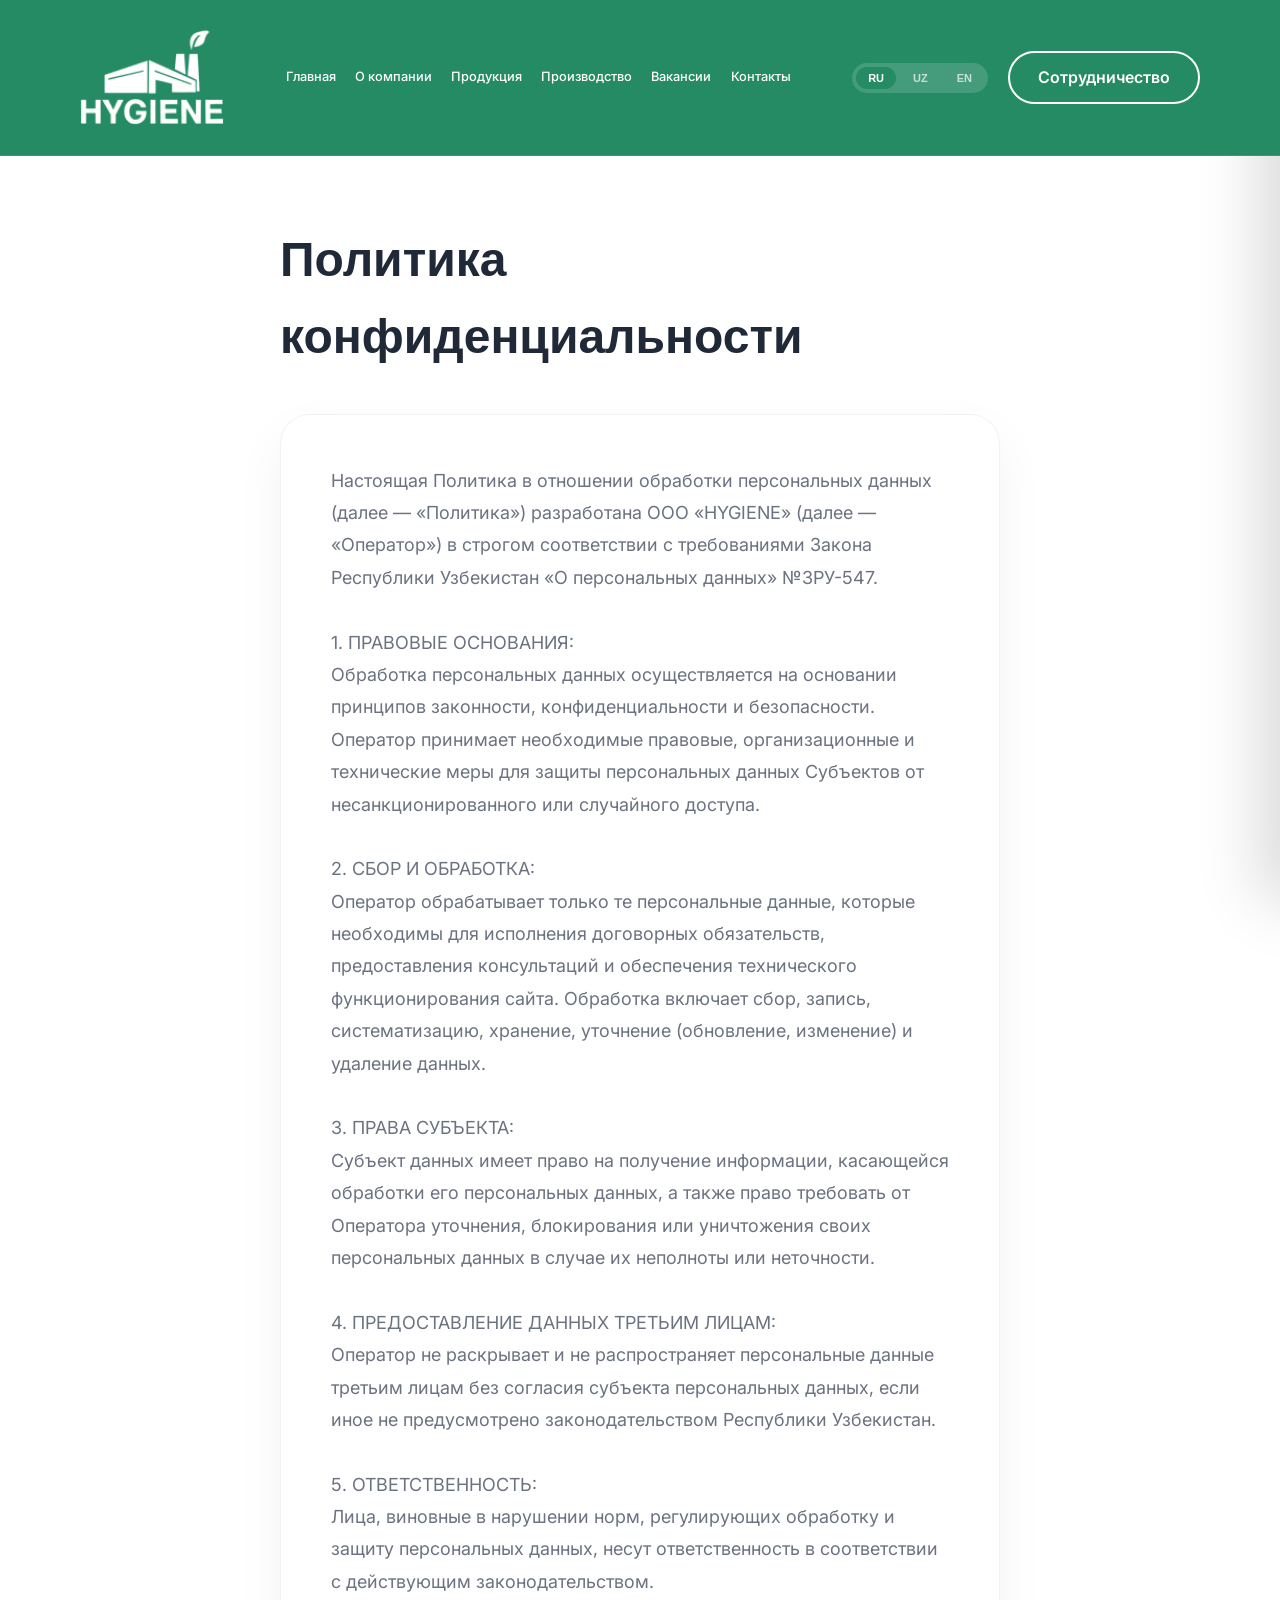
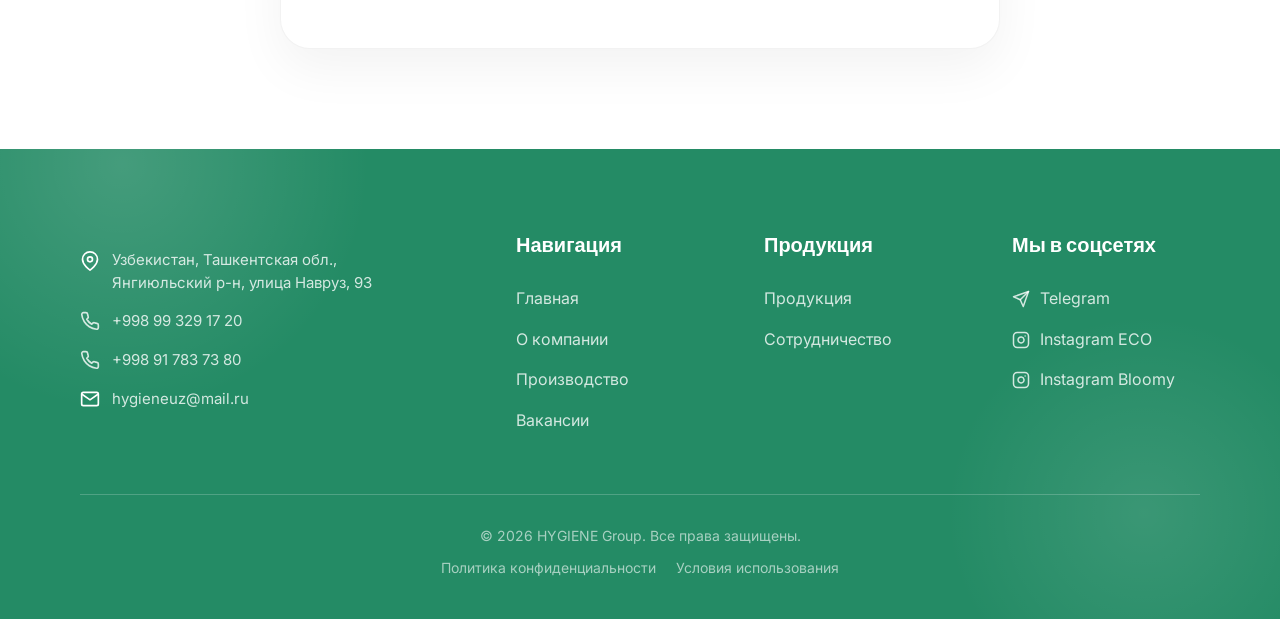
<file: privacy.html>
<!DOCTYPE html>
<html lang="ru">

<head>
    <meta charset="UTF-8">
    <meta name="viewport" content="width=device-width, initial-scale=1.0">
    <title>HYGIENE — Политика конфиденциальности</title>

    <!-- Fonts -->
    <link rel="preconnect" href="https://fonts.googleapis.com">
    <link rel="preconnect" href="https://fonts.gstatic.com" crossorigin>
    <link
        href="https://fonts.googleapis.com/css2?family=Inter:wght@300;400;500;600&family=Outfit:wght@400;600;700&display=swap"
        rel="stylesheet">

    <link rel="stylesheet" href="style.css?v=4">
    <script src="components.js?v=2"></script>
</head>

<body>
    <!-- Header -->
    <app-header></app-header>

    <main class="legal-main" style="background: transparent; min-height: 80vh;">
        <div class="container" style="max-width: 800px; margin: 0 auto; padding-bottom: 100px;">
            <h1 data-i18n="privacy_title" style="font-family: 'Outfit', sans-serif; font-size: 48px; margin-bottom: 40px; color: var(--text-dark);">Политика конфиденциальности</h1>
            
            <div class="legal-content" style="background: #fff; padding: 50px; border-radius: 30px; box-shadow: 0 20px 50px rgba(0,0,0,0.05); border: 1px solid rgba(0,0,0,0.05);">
                <p data-i18n="privacy_text" style="font-size: 18px; line-height: 1.8; color: var(--text-gray);">
                    Мы ответственно относимся к защите ваших персональных данных. Настоящая политика объясняет, как мы собираем, используем и защищаем информацию, которую вы предоставляете при использовании нашего сайта.
                </p>
            </div>
        </div>
    </main>

    <!-- Footer -->
    <app-footer></app-footer>

    <script src="translations.js"></script>
    <script src="main.js"></script>
</body>

</html>
</file>
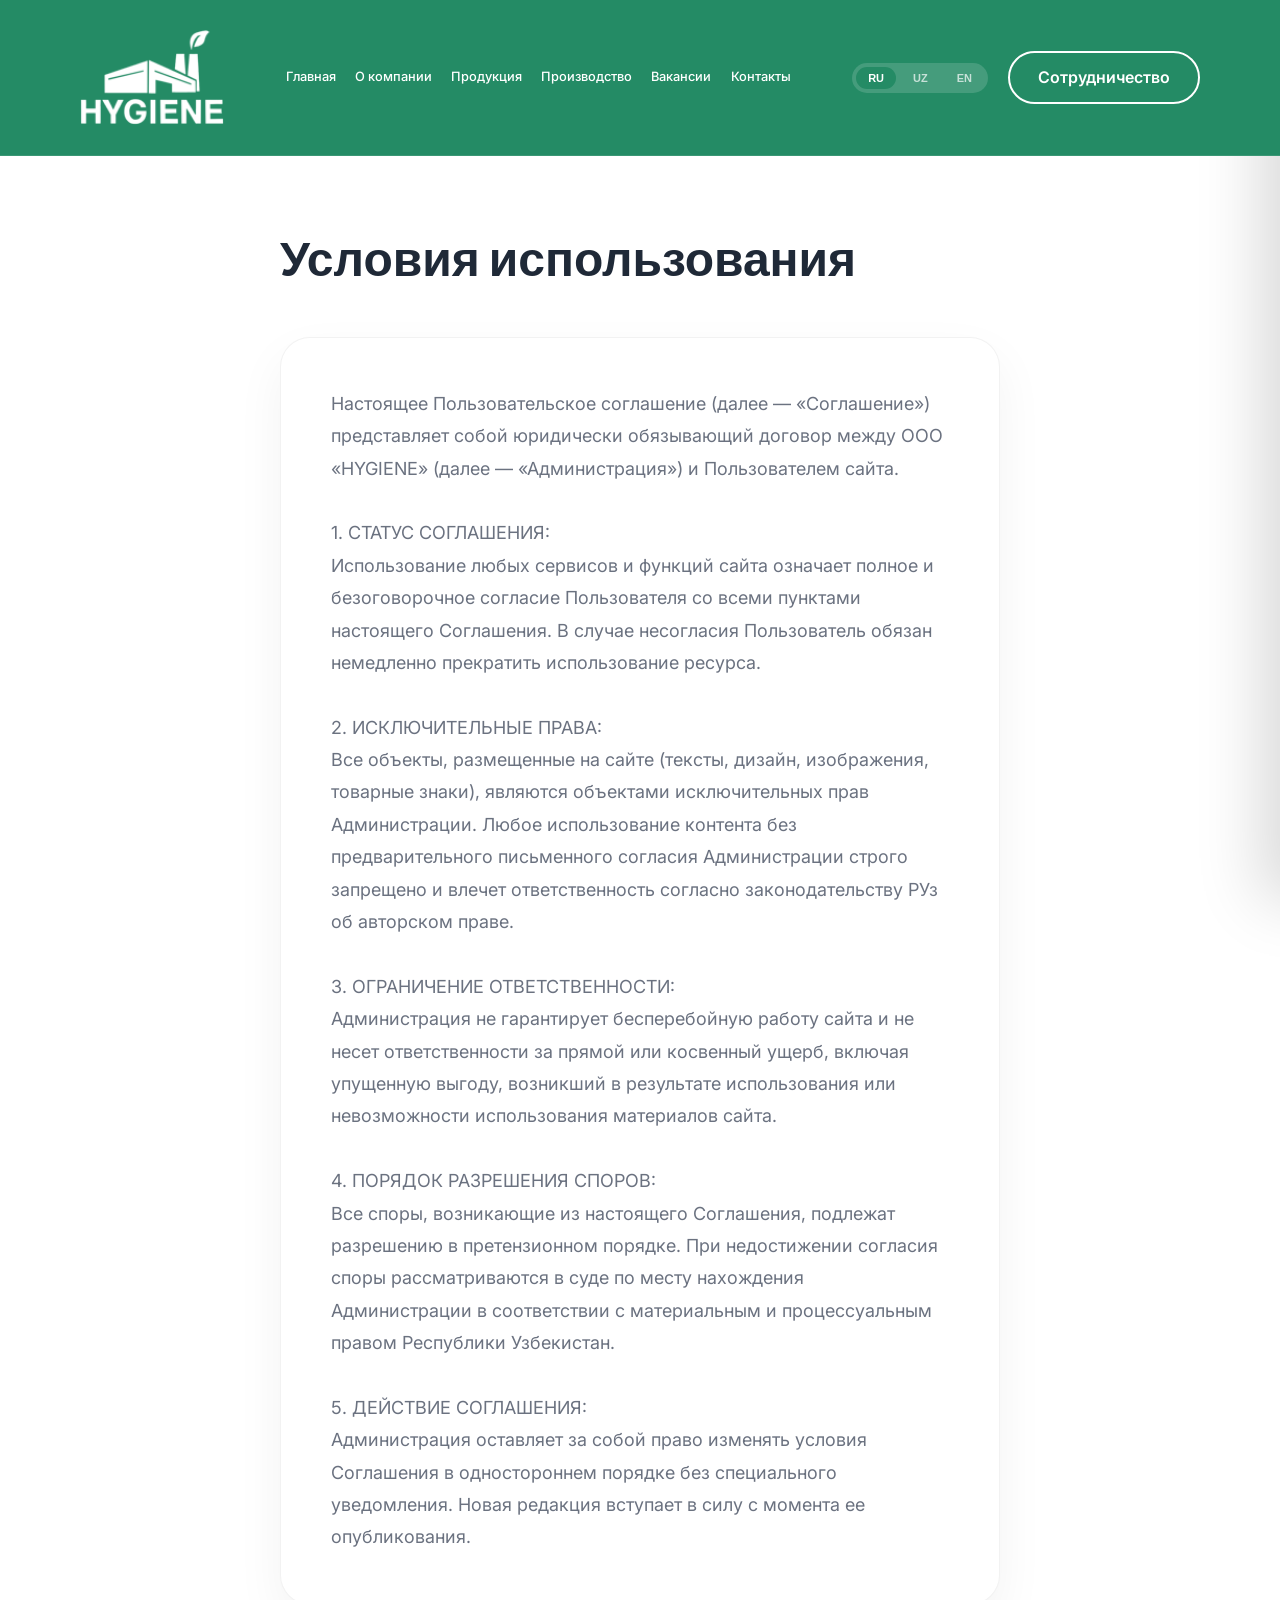
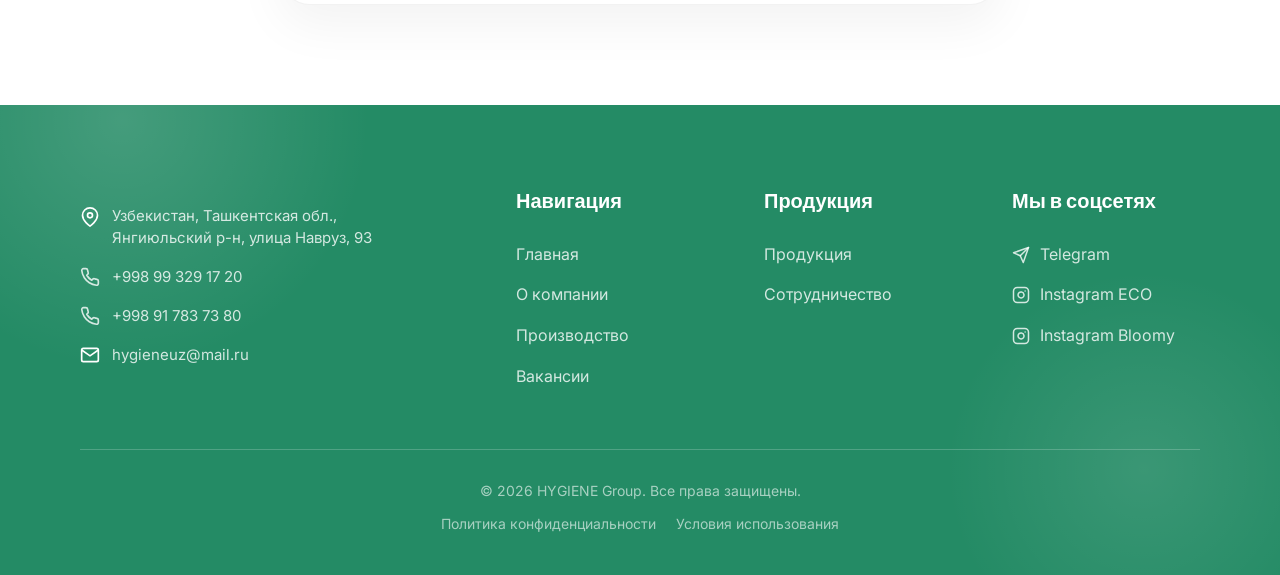
<file: terms.html>
<!DOCTYPE html>
<html lang="ru">

<head>
    <meta charset="UTF-8">
    <meta name="viewport" content="width=device-width, initial-scale=1.0">
    <title>HYGIENE — Условия использования</title>

    <!-- Fonts -->
    <link rel="preconnect" href="https://fonts.googleapis.com">
    <link rel="preconnect" href="https://fonts.gstatic.com" crossorigin>
    <link
        href="https://fonts.googleapis.com/css2?family=Inter:wght@300;400;500;600&family=Outfit:wght@400;600;700&display=swap"
        rel="stylesheet">

    <link rel="stylesheet" href="style.css?v=4">
    <script src="components.js?v=2"></script>
</head>

<body>
    <!-- Header -->
    <app-header></app-header>

    <main class="legal-main" style="background: transparent; min-height: 80vh;">
        <div class="container" style="max-width: 800px; margin: 0 auto; padding-bottom: 100px;">
            <h1 data-i18n="terms_title" style="font-family: 'Outfit', sans-serif; font-size: 48px; margin-bottom: 40px; color: var(--text-dark);">Условия использования</h1>
            
            <div class="legal-content" style="background: #fff; padding: 50px; border-radius: 30px; box-shadow: 0 20px 50px rgba(0,0,0,0.05); border: 1px solid rgba(0,0,0,0.05);">
                <p data-i18n="terms_text" style="font-size: 18px; line-height: 1.8; color: var(--text-gray);">
                    Используя сайт HYGIENE, вы соглашаетесь с данными условиями.
                </p>
            </div>
        </div>
    </main>

    <!-- Footer -->
    <app-footer></app-footer>

    <script src="translations.js"></script>
    <script src="main.js"></script>
</body>

</html>
</file>
<file: style.css>
:root {
    --primary: #248B65;
    --primary-light: #2da376;
    --primary-dark: #1a684b;
    --bg-light: #F9FAFB;
    --text-dark: #1F2937;
    --text-gray: #6B7280;
    --white: #FFFFFF;
    --transition: all 0.4s cubic-bezier(0.4, 0, 0.2, 1);
    --glass-bg: rgba(255, 255, 255, 0.7);
    --glass-border: rgba(255, 255, 255, 0.3);
    color-scheme: light;
}

* {
    margin: 0;
    padding: 0;
    box-sizing: border-box;
}

html {
    height: 100%;
    -webkit-tap-highlight-color: transparent;
}

html, body {
    overflow-x: hidden;
    width: 100%;
}

body {
    font-family: 'Inter', sans-serif;
    color: var(--text-dark);
    background: #ffffff;
    line-height: 1.6;
    position: relative;
    min-height: 100%;
    display: flex;
    flex-direction: column;
    -webkit-font-smoothing: antialiased;
    -moz-osx-font-smoothing: grayscale;
    text-rendering: optimizeLegibility;
}

body::before {
    display: none;
}

app-header,
app-footer {
    display: block;
    width: 100%;
}

main {
    flex: 1;
}

h1,
h2,
h3,
.logo-text {
    font-family: 'Outfit', sans-serif;
    font-weight: 700;
}

.container {
    max-width: 1200px;
    margin: 0 auto;
    padding: 0 40px;
}

/* Header & Nav */
.header {
    position: fixed;
    top: 0;
    left: 0;
    width: 100%;
    z-index: 10000;
    /* Higher z-index for sub-pages */
    padding: 20px 0;
    background: var(--primary);
    border-bottom: 1px solid rgba(255, 255, 255, 0.1);
}

.page-hero {
    padding: 220px 0 40px;
    background: none;
    text-align: center;
    position: relative;
}

.page-hero h1 {
    font-size: clamp(2.5rem, 5vw, 4rem);
    color: var(--primary);
    margin-bottom: 20px;
}

.page-hero p {
    font-size: 1.2rem;
    color: var(--text-gray);
    max-width: 800px;
    margin: 0 auto;
}

.cta-card {
    padding: 80px 40px;
    background: white;
    border-radius: 40px;
    box-shadow: 0 30px 60px rgba(0, 0, 0, 0.04);
}

.nav {
    display: flex;
    justify-content: space-between;
    align-items: center;
}

.logo {
    display: flex;
    align-items: center;
    gap: 12px;
    margin-left: 100px;
    /* Shifted further right */
    overflow: hidden;
    /* For color mask trick */
    padding: 10px 0;
    flex-shrink: 0;
}

.logo-img {
    height: 95px;
    width: auto;
    transform: translateX(-1000px);
    filter: drop-shadow(1000px 0 0 var(--white));
}

.logo-text {
    display: none;
}

.nav-links {
    display: flex;
    list-style: none;
    gap: clamp(8px, 1.5vw, 32px);
    margin: 0 clamp(5px, 1.2vw, 30px);
    align-items: center;
}

.nav-links li {
    display: flex;
    align-items: center;
    justify-content: center;
}

.nav-links a {
    text-decoration: none;
    color: var(--white);
    font-weight: 500;
    font-size: clamp(12px, 1vw, 15px);
    transition: var(--transition);
    white-space: nowrap;
}

@media (max-width: 1200px) and (min-width: 993px) {
    .logo-img {
        height: 80px !important;
    }
    .desktop-coop-btn {
        padding: 8px 16px !important;
        font-size: 13px !important;
    }
}

.nav-links a:hover {
    opacity: 0.8;
}

.nav-links a.active {
    font-weight: 700;
    position: relative;
}

.nav-links a.active::after {
    content: '';
    position: absolute;
    bottom: -5px;
    left: 0;
    width: 100%;
    height: 2px;
    background: var(--white);
    border-radius: 2px;
}

.mobile-header-text {
    display: none;
    font-family: 'Outfit', sans-serif;
    font-weight: 800;
    color: var(--white);
    font-size: 16px;
    letter-spacing: 1px;
    white-space: nowrap;
}

/* Buttons */
.btn {
    padding: 12px 28px;
    border-radius: 50px;
    font-weight: 600;
    cursor: pointer;
    transition: var(--transition);
    text-decoration: none;
    display: inline-block;
    border: none;
}

.btn-primary {
    background-color: var(--primary);
    color: var(--white);
    box-shadow: 0 4px 15px rgba(36, 139, 101, 0.3);
}

.btn-primary:hover {
    background-color: var(--primary-dark);
    transform: translateY(-2px);
    box-shadow: 0 6px 20px rgba(36, 139, 101, 0.4);
}

.btn-outline {
    background: transparent;
    border: 2px solid var(--primary);
    color: var(--primary);
}

.header .btn-outline {
    border-color: var(--white);
    color: var(--white);
}

.header .btn-outline:hover {
    background: var(--white);
    color: var(--primary);
}

.btn-outline:hover {
    background: var(--primary);
    color: var(--white);
}

.btn-premium-animated {
    position: relative;
    background: linear-gradient(135deg, var(--primary) 0%, #1a6b4c 100%);
    color: #fff;
    border: none;
    padding: 16px 36px;
    font-size: 16px;
    font-weight: 600;
    border-radius: 30px;
    cursor: pointer;
    overflow: hidden;
    transition: all 0.4s cubic-bezier(0.2, 0.8, 0.2, 1);
    box-shadow: 0 10px 20px rgba(36, 139, 101, 0.3);
    z-index: 1;
    display: inline-flex;
    align-items: center;
    justify-content: center;
    gap: 10px;
    text-decoration: none;
    /* override rare link states */
}

.btn-premium-animated::before {
    content: '';
    position: absolute;
    top: 0;
    left: -100%;
    width: 50%;
    height: 100%;
    background: linear-gradient(90deg, transparent, rgba(255, 255, 255, 0.4), transparent);
    transform: skewX(-20deg);
    transition: left 0.6s ease;
    z-index: -1;
}

.btn-premium-animated:hover {
    transform: translateY(-3px);
    box-shadow: 0 15px 30px rgba(36, 139, 101, 0.4);
    background: linear-gradient(135deg, #1a6b4c 0%, var(--primary) 100%);
    color: #fff;
    /* guarantee hover color */
}

.btn-premium-animated:hover::before {
    left: 200%;
}

.btn-premium-animated svg {
    transition: transform 0.4s cubic-bezier(0.2, 0.8, 0.2, 1);
}

.btn-premium-animated:hover svg {
    transform: translateX(4px) scale(1.1);
}

/* Brand Split Section Placeholder - styles moved below */
.brands {
    margin-top: 0;
}

/* --- Ultra-Luxury Hero Design --- */
.hero-luxury-wrap {
    position: relative;
    width: 100%;
    min-height: 100vh;
    min-height: 100dvh;
    background: transparent;
    display: flex;
    align-items: center;
    justify-content: center;
    overflow: hidden;
    padding-top: 100px;
}

/* Cinematic Background Text */
.hero-bg-text {
    position: absolute;
    top: calc(50% - 75px);
    left: 50%;
    transform: translate(-50%, -50%);
    font-size: 25vw;
    font-weight: 900;
    color: rgba(0, 0, 0, 0.02);
    letter-spacing: -0.05em;
    pointer-events: none;
    z-index: 1;
    user-select: none;
}

.hero-luxury-content {
    position: relative;
    z-index: 10;
    width: 100%;
    max-width: 1400px;
    padding: 0 40px;
    display: flex;
    align-items: center;
    justify-content: space-between;
}

.luxury-info {
    flex: 1;
    max-width: 750px;
}

.luxury-badge {
    font-size: 12px;
    font-weight: 800;
    letter-spacing: 0.5em;
    color: var(--primary);
    text-transform: uppercase;
    margin-bottom: 60px;
    font-size: 2.2rem;
    color: #222;
    line-height: 1.6;
    max-width: 900px;
    margin-bottom: 120px;
}

/* Luxury Button */
.btn-minimal-luxury {
    display: inline-flex;
    align-items: center;
    gap: 25px;
    text-decoration: none;
    color: #111;
    font-weight: 700;
    font-size: 14px;
    letter-spacing: 0.25em;
    text-transform: uppercase;
    position: relative;
}

.btn-line {
    width: 60px;
    height: 1px;
    background: #111;
    transition: width 0.4s ease;
}

.btn-minimal-luxury:hover .btn-line {
    width: 100px;
    background: var(--primary);
}

/* Visual Stage */
.luxury-visual-stage {
    flex: 1.2;
    position: relative;
    height: 800px;
    display: flex;
    align-items: center;
    justify-content: center;
}

.luxury-product-main {
    position: relative;
    z-index: 5;
    width: 650px;
    height: 750px;
    display: flex;
    align-items: center;
    justify-content: center;
    top: -50px;
    /* Lifted higher as requested */
}

.hero-product-slider {
    position: absolute;
    top: 0;
    left: 0;
    width: 100%;
    height: 100%;
    display: flex;
    align-items: center;
    justify-content: center;
}

.main-lux-img {
    position: absolute;
    width: 100%;
    height: 100%;
    object-fit: contain;
    left: 50%;
    top: 50%;
    transform: translate(-50%, -50%) scale(0.9);
    opacity: 0;
    pointer-events: none;
    filter: drop-shadow(0 30px 60px rgba(0, 0, 0, 0.15));
    z-index: 20;
    will-change: transform, opacity;
}

/* Adjust size of the 4th pack in the Hero slider to match others */
.main-lux-img[src*="porofit-extra-120"] {
    padding: 10%;
}

.main-lux-img.active {
    /* Visible by default: if the GSAP entrance animation fails to run for any
       reason (slow connection, blocked script, in-app browser quirks), the
       product image must still be shown rather than staying hidden forever.
       main.js explicitly sets opacity:0 at runtime before animating it in,
       so this default only matters as a JS-failure fallback. */
    opacity: 1;
    transform: translate(-50%, -50%) scale(1);
    pointer-events: auto;
}

.lux-reflection {
    position: absolute;
    bottom: -20px;
    left: 50%;
    transform: translateX(-50%);
    width: 80%;
    height: 40px;
    background: radial-gradient(ellipse at center, rgba(0, 0, 0, 0.05) 0%, transparent 70%);
    filter: blur(10px);
    z-index: 0;
}

.lux-glow-ring {
    position: absolute;
    top: 50%;
    left: 50%;
    transform: translate(-50%, -50%);
    width: 120%;
    height: 120%;
    background: radial-gradient(circle, rgba(36, 139, 101, 0.15) 0%, transparent 70%);
    /* Increased */
    z-index: 1;
}

/* Realistic Liquid Water Drops - Crystal Transparent */
.glass-element {
    position: absolute;
    background: radial-gradient(circle at 30% 30%, rgba(255, 255, 255, 0.35) 0%, rgba(212, 243, 255, 0.15) 50%, rgba(36, 161, 230, 0.08) 100%);
    -webkit-backdrop-filter: blur(1px) saturate(280%);
    backdrop-filter: blur(1px) saturate(280%);
    -webkit-backdrop-filter: blur(1px) saturate(280%);
    z-index: 2;
    transition: all 0.5s ease;
    box-shadow:
        inset 5px 10px 20px rgba(0, 50, 100, 0.08),
        inset -8px -8px 20px rgba(255, 255, 255, 0.6),
        0 15px 30px rgba(36, 161, 230, 0.05),
        0 5px 10px rgba(0, 0, 0, 0.02);
    filter: blur(0.2px);
    animation: morphDrop 6s infinite ease-in-out;
    border: 1px solid rgba(212, 243, 255, 0.45);
    will-change: transform, opacity;
    margin-top: -75px;
}

.glass-element::after {
    content: "";
    position: absolute;
    top: 15%;
    left: 15%;
    width: 30%;
    height: 30%;
    background: radial-gradient(circle at 30% 30%, rgba(255, 255, 255, 0.9), transparent);
    border-radius: 50%;
    filter: blur(1px);
}

.glass-element::before {
    content: "";
    position: absolute;
    top: 15%;
    left: 40%;
    width: 10%;
    height: 10%;
    background: rgba(255, 255, 255, 0.6);
    border-radius: 50%;
}

.luxury-info {
    position: relative;
    z-index: 10;
    /* Ensure text is above drops */
    max-width: 600px;
    transform: translateY(-75px);
}

/* Individual organic variations and timings - TURBO SPEED */
.ge-1 {
    width: 320px;
    height: 300px;
    top: -10%;
    right: -120px;
    animation-duration: 4s;
}

.ge-2 {
    width: 180px;
    height: 160px;
    bottom: 10%;
    left: 10%;
    animation-duration: 3s;
    animation-delay: -1s;
}

.ge-3 {
    width: 90px;
    height: 85px;
    top: 10%;
    left: 0;
    animation-duration: 3.5s;
    animation-delay: -2s;
}

.ge-4 {
    width: 50px;
    height: 50px;
    bottom: 30%;
    right: 10%;
    animation-duration: 2s;
}

.ge-5 {
    width: 120px;
    height: 130px;
    top: 40%;
    right: 20%;
    animation-duration: 3.2s;
    animation-delay: -1s;
}

.ge-6 {
    width: 70px;
    height: 75px;
    bottom: 5%;
    right: 40%;
    animation-duration: 2.5s;
}

.ge-7 {
    width: 40px;
    height: 40px;
    top: calc(50% - 75px);
    left: -50px;
    animation-duration: 3.8s;
}

@keyframes morphDrop {

    0%,
    100% {
        border-radius: 42% 58% 70% 30% / 45% 45% 55% 55%;
        transform: rotate(0deg) scale(1);
    }

    33% {
        border-radius: 70% 30% 46% 54% / 30% 39% 61% 70%;
        transform: rotate(10deg) scale(1.05);
    }

    66% {
        border-radius: 100% 60% 60% 100% / 100% 100% 60% 60%;
        /* Replaced with smoother values below */
        border-radius: 30% 70% 70% 30% / 50% 30% 70% 50%;
        transform: rotate(-10deg) scale(0.95);
    }
}

/* Updated Smoother Morph */
@keyframes morphDrop {
    0%, 100% {
        border-radius: 60% 40% 30% 70% / 60% 30% 70% 40%;
        transform: rotate(0deg) scale(1);
    }
    50% {
        border-radius: 40% 60% 70% 30% / 40% 70% 30% 60%;
        transform: rotate(-5deg) scale(0.98);
    }
}

@media (max-width: 768px) {
    .glass-element {
        animation-duration: 10s !important; /* Slower on mobile to save CPU */
    }
}

/* Light Source */
.pure-light-source {
    position: absolute;
    top: -20%;
    left: 50%;
    width: 100vw;
    height: 100vh;
    height: 100dvh;
    background: radial-gradient(circle at center, rgba(255, 255, 255, 0.4) 0%, transparent 50%);
    pointer-events: none;
    z-index: 2;
}

@media (max-width: 992px) {
    .hero-luxury-content {
        flex-direction: column;
        text-align: center;
        padding-top: 60px;
    }

    .luxury-info {
        transform: translateY(0);
    }

    .luxury-lead {
        margin: 0 auto 40px;
    }

    .hero-bg-text {
        font-size: 20vw;
        top: 50%;
        transform: translateY(-50%);
        width: 100%;
        text-align: center;
        left: 0;
        letter-spacing: -0.05em;
    }
}

@media (max-width: 1200px) {
    .hero-bento-grid {
        grid-template-rows: auto;
        display: flex;
        flex-direction: column;
    }

    .bento-tile {
        grid-column: span 12 !important;
        height: auto;
    }
}

/* Scroll Hint */
.hero-bottom-scroll {
    position: absolute;
    bottom: 40px;
    left: 50%;
    transform: translateX(-50%);
    display: flex;
    flex-direction: column;
    align-items: center;
    gap: 10px;
    z-index: 20;
}

.scroll-mouse {
    width: 26px;
    height: 42px;
    border: 2px solid var(--text-dark);
    border-radius: 20px;
    position: relative;
}

.mouse-wheel {
    width: 4px;
    height: 8px;
    background: var(--primary);
    border-radius: 2px;
    position: absolute;
    top: 8px;
    left: 50%;
    transform: translateX(-50%);
    animation: scroll-wheel 1.5s infinite;
}

@keyframes scroll-wheel {
    0% {
        transform: translate(-50%, 0);
        opacity: 0;
    }

    30% {
        opacity: 1;
    }

    100% {
        transform: translate(-50%, 15px);
        opacity: 0;
    }
}

.hero-bottom-scroll span {
    font-size: 10px;
    font-weight: 700;
    letter-spacing: 2px;
    color: var(--text-dark);
}

@media (max-width: 992px) {
    .hero-premium {
        padding: 120px 0 60px;
        min-height: auto;
        text-align: center;
    }

    .hero-premium-container {
        flex-direction: column;
        gap: 60px;
    }

    .hero-top-accent {
        justify-content: center;
    }

    .hero-lead {
        margin: 0 auto 40px;
    }

    .hero-actions {
        justify-content: center;
        flex-direction: column;
        gap: 20px;
    }

    .hero-trust-badge {
        border: none;
        padding: 0;
    }

    .hero-stage {
        height: 500px;
    }

    .featured-product-wrap {
        width: 300px;
    }

    .floating-item {
        width: 180px;
    }

    .stat-1 {
        left: 0;
    }
}

.brands-split {
    display: flex;
    gap: 40px;
    padding: 100px 0;
    justify-content: center;
}

.brand-side {
    flex: 1;
    border-radius: 40px;
    padding: 80px 40px;
    background: #FDFDFD;
    border: 1px solid #F3F4F6;
    transition: var(--transition);
    position: relative;
    overflow: hidden;
    text-align: center;
    display: flex;
    flex-direction: column;
    align-items: center;
    color: var(--text-dark);
}

.brand-side:hover {
    transform: translateY(-10px);
    box-shadow: 0 30px 60px rgba(0, 0, 0, 0.05);
}

.brand-eco:hover {
    background: linear-gradient(180deg, #f0fdf4 0%, #ffffff 100%);
    border-color: #248B6533;
}

.brand-bloomy:hover {
    background: linear-gradient(180deg, #fdf2f8 0%, #ffffff 100%);
    border-color: #E91E6333;
}

.brand-overlay {
    display: none;
}

/* Removing dark overlay for cleaner look */

.brand-content {
    position: relative;
    z-index: 5;
    width: 100%;
}

.brand-visual {
    height: 300px;
    display: flex;
    justify-content: center;
    align-items: center;
    margin-bottom: 40px;
}

.flying-item {
    width: 260px;
    filter: drop-shadow(0 15px 35px rgba(0, 0, 0, 0.1));
    animation: float 5s ease-in-out infinite;
}

@keyframes float {

    0%,
    100% {
        transform: translateY(0);
    }

    50% {
        transform: translateY(-15px);
    }
}

.brand-side h3 {
    font-size: 42px;
    margin-bottom: 20px;
    color: var(--text-dark);
}

.brand-side p {
    color: var(--text-gray);
    font-size: 16px;
    max-width: 320px;
    margin: 0 auto 30px;
}

/* Secondary Button for Sub-brands */
.btn-brand-eco {
    color: #248B65;
    border: 1px solid #248B65;
}

.btn-brand-eco:hover {
    background: #248B65;
    color: white;
}

.btn-brand-bloomy {
    color: #E91E63;
    border: 1px solid #E91E63;
}

.btn-brand-bloomy:hover {
    background: #E91E63;
    color: white;
}

.hero-btns {
    display: flex;
    gap: 20px;
    margin-top: 40px;
}

/* Background Elements */
.hero-bg-elements {
    position: absolute;
    width: 100%;
    height: 100%;
    pointer-events: none;
    z-index: 0;
}

.particle {
    position: absolute;
    border-radius: 50%;
    background: radial-gradient(circle, rgba(36, 139, 101, 0.1) 0%, rgba(36, 139, 101, 0) 70%);
    filter: blur(40px);
}

.p1 {
    width: 400px;
    height: 400px;
    top: -100px;
    left: -100px;
}

.p2 {
    width: 300px;
    height: 300px;
    bottom: 10%;
    right: 5%;
}

.p3 {
    width: 200px;
    height: 200px;
    top: 15%;
    right: 40%;
}

.hero-visual {
    flex: 1;
    position: relative;
    height: 650px;
}

.floating-pack {
    position: absolute;
    width: 420px;
    filter: drop-shadow(0 30px 60px rgba(0, 0, 0, 0.2));
}

.pack-1 {
    top: 60px;
    right: 50%;
    margin-right: -100px;
    /* Adjust center gravity */
    z-index: 3;
}

.pack-1 img {
    transform: rotate(-5deg);
}

.pack-2 {
    top: 130px;
    right: 15%;
    z-index: 2;
}

.pack-2 img {
    transform: rotate(15deg);
}

.floating-pack img {
    width: 100%;
    height: auto;
}

/* Pinned Brands Section */
.brands-pin-section {
    position: relative;
    background: #f8faf9;
    padding: 100px 0;
}

.pin-container {
    position: sticky;
    top: 0;
    height: 100vh;
    height: 100dvh;
    display: flex;
    flex-direction: column;
    justify-content: center;
    padding: 0 40px;
    background: #f8faf9;
}

.brands-main-title {
    font-size: 56px;
    font-weight: 700;
    line-height: 1.1;
    margin-bottom: 20px;
    color: var(--text-dark);
}

.brands-intro-static {
    max-width: 900px;
    margin: 0 auto 50px;
    text-align: center;
}

.brand-layers-wrap {
    position: relative;
    max-width: 1100px;
    width: 100%;
    height: 550px;
    margin: 0 auto;
}

.brand-layer {
    position: absolute;
    top: 0;
    left: 0;
    width: 100%;
    height: 100%;
    opacity: 0;
    pointer-events: none;
}

.brand-showcase-card {
    display: grid;
    grid-template-columns: 1fr 1fr;
    border-radius: 40px;
    overflow: hidden;
    height: 100%;
    background: #fff;
    box-shadow: 0 40px 100px rgba(0, 0, 0, 0.06);
}

.card-text {
    padding: 60px;
    display: flex;
    flex-direction: column;
    justify-content: center;
}

.eco-theme .card-text {
    background-color: #f0f3f1;
}

.bloomy-theme .card-text {
    background-color: #fdf2f4;
}

.card-logo {
    font-family: 'Outfit', sans-serif;
    font-size: 48px;
    font-weight: 700;
    margin-bottom: 20px;
}

.card-text p {
    font-size: 18px;
    color: var(--text-gray);
    line-height: 1.6;
    margin-bottom: 40px;
}

.card-image {
    width: 100%;
    height: 100%;
    display: flex;
    align-items: center;
    justify-content: center;
    padding: 40px;
}

.card-image img {
    width: 110%;
    height: 110%;
    object-fit: contain;
}

/* Animations Fallback and Responsive Fixes */
@media (max-width: 1024px) {
    .brands-main-title {
        font-size: 38px;
    }

    .brand-layers-wrap {
        height: auto;
        min-height: 600px;
    }

    .brand-showcase-card {
        grid-template-columns: 1fr;
    }

    .card-text {
        padding: 40px;
        text-align: center;
    }

    .card-image {
        height: 300px;
        padding: 20px;
    }

    .brands-pin-section {
        height: auto !important;
    }

    .pin-container {
        position: relative !important;
        height: auto !important;
        padding: 60px 20px;
    }

    .brand-layer {
        position: relative !important;
        opacity: 1 !important;
        pointer-events: all !important;
        margin-bottom: 40px;
    }
}

/* Animations Fallback and Responsive */
@media (max-width: 1024px) {
    .grid-2-cols {
        grid-template-columns: 1fr;
        gap: 40px;
    }

    .brand-showcase-card {
        grid-template-columns: 1fr;
        height: auto;
    }

    .card-text {
        padding: 40px;
    }

    .card-image {
        height: 300px;
    }
}

/* Assortment Showcase Premium Pearlescent Background */
.assortment-showcase {
    position: relative;
    min-height: 100vh;
    min-height: 100dvh;
    overflow: visible;
    padding: 120px 0;
    display: flex;
    align-items: center;
    background: transparent;
}

.assortment-bg {
    position: absolute;
    top: 0;
    left: 0;
    width: 100%;
    height: 100%;
    background: transparent;
    z-index: 0;
}

.bg-left,
.bg-right {
    display: none;
}

.assortment-header {
    margin-bottom: 60px;
    position: relative;
    z-index: 20;
}

.assortment-grid {
    display: grid;
    grid-template-columns: 1.2fr 1fr;
    gap: 80px;
    align-items: center;
    position: relative;
    z-index: 10;
    width: 100%;
}

.features-column {
    display: flex;
    flex-direction: column;
    gap: 25px;
}

.feature-item-v2 {
    display: flex;
    gap: 25px;
    padding: 30px;
    background: rgba(255, 255, 255, 0.4);
    -webkit-backdrop-filter: blur(10px);
    backdrop-filter: blur(10px);
    border: 1px solid rgba(255, 255, 255, 0.6);
    border-radius: 24px;
    transition: all 0.4s cubic-bezier(0.175, 0.885, 0.32, 1.275);
}

.feature-item-v2:hover {
    transform: translateX(10px);
    background: white;
    box-shadow: 0 20px 40px rgba(36, 139, 101, 0.08);
    border-color: var(--primary);
}

.feature-icon-v2 {
    width: 60px;
    height: 60px;
    background: var(--white);
    border-radius: 18px;
    display: flex;
    align-items: center;
    justify-content: center;
    color: var(--primary);
    box-shadow: 0 10px 20px rgba(0, 0, 0, 0.03);
    flex-shrink: 0;
    transition: all 0.3s ease;
}

.feature-item-v2:hover .feature-icon-v2 {
    background: var(--primary);
    color: var(--white);
    transform: scale(1.1);
}

.feature-text-v2 h4 {
    font-family: 'Outfit', sans-serif;
    font-size: 20px;
    font-weight: 700;
    color: var(--text-dark);
    margin-bottom: 8px;
}

.feature-text-v2 p {
    font-size: 15px;
    color: var(--text-gray);
    line-height: 1.6;
}

.features-right .feature-item {
    flex-direction: row-reverse;
    text-align: right;
}

/* Packs Animation Styles */
.assortment-visual {
    position: relative;
    height: 500px;
    display: flex;
    justify-content: center;
    align-items: center;
}

.packs-container {
    position: relative;
    width: 100%;
    height: 100%;
    display: flex;
    justify-content: center;
    align-items: center;
}

.pack {
    position: absolute;
    width: 280px;
    filter: drop-shadow(0 20px 50px rgba(0, 0, 0, 0.15));
    opacity: 0;
    left: 50%;
    top: 50%;
    transform: translate(-50%, -50%);
}

.pack-main {
    z-index: 10;
}

.pack-side {
    z-index: 5;
}

/* Features Right Side */
.feature-item {
    display: flex;
    gap: 20px;
    margin-bottom: 40px;
}

.feature-icon {
    font-size: 32px;
    color: var(--primary);
    display: flex;
    align-items: flex-start;
}

.feature-icon svg {
    filter: drop-shadow(0 5px 10px rgba(36, 139, 101, 0.25));
    transition: transform 0.5s cubic-bezier(0.34, 1.56, 0.64, 1);
}

.feature-item:hover .feature-icon svg {
    transform: scale(1.15) rotate(5deg);
}

.feature-content h4 {
    font-size: 18px;
    margin-bottom: 8px;
    color: var(--text-dark);
}

.feature-content p {
    font-size: 14px;
    color: var(--text-gray);
    line-height: 1.5;
}

@media (max-width: 1200px) {
    .assortment-grid {
        grid-template-columns: 1fr;
        gap: 60px;
        text-align: center;
    }

    .features-side {
        align-items: center;
    }

    .features-right .feature-item {
        flex-direction: row;
        text-align: left;
    }

    .feature-item, .feature-item-v2 {
        flex-direction: column;
        align-items: center;
        text-align: center;
    }

    .assortment-visual {
        height: 400px;
    }

    .pack {
        width: 220px;
    }
}

.section {
    padding: 120px 0;
}

.section-header {
    margin-bottom: 60px;
}

.section-tag {
    color: var(--primary);
    font-weight: 600;
    text-transform: uppercase;
    letter-spacing: 2px;
    font-size: 13px;
    display: block;
    margin-bottom: 12px;
}

.section-title {
    font-size: 42px;
    line-height: 1.2;
}

/* Catalog */
.text-center {
    text-align: center;
}

.category-tabs {
    display: flex;
    justify-content: center;
    gap: 15px;
    margin-top: 30px;
}

.tab-btn {
    padding: 10px 24px;
    border-radius: 30px;
    border: 1px solid #E5E7EB;
    background: transparent;
    cursor: pointer;
    font-weight: 500;
    transition: var(--transition);
}

.tab-btn.active {
    background: var(--primary);
    color: var(--white);
    border-color: var(--primary);
}

.products-grid {
    display: grid;
    grid-template-columns: repeat(auto-fill, minmax(280px, 1fr));
    gap: 30px;
    margin-top: 60px;
}

.product-card {
    background: var(--bg-light);
    border-radius: 24px;
    padding: 30px;
    position: relative;
    overflow: hidden;
    transition: var(--transition);
    border: 1px solid transparent;
}

.product-card:hover {
    transform: translateY(-10px);
    background: var(--white);
    border-color: var(--primary);
    box-shadow: 0 20px 40px rgba(0, 0, 0, 0.05);
}

.product-badge {
    position: absolute;
    top: 20px;
    right: 20px;
    background: var(--primary);
    color: var(--white);
    padding: 4px 12px;
    border-radius: 12px;
    font-size: 11px;
    font-weight: 600;
    text-transform: uppercase;
}

.product-img {
    height: 200px;
    display: flex;
    align-items: center;
    justify-content: center;
    margin-bottom: 24px;
}

.product-img img {
    max-width: 100%;
    max-height: 100%;
    transition: var(--transition);
}

.product-card:hover .product-img img {
    transform: scale(1.1);
}

.product-info h3 {
    font-size: 20px;
    margin-bottom: 10px;
}

.product-info p {
    color: var(--text-gray);
    font-size: 14px;
}

/* Production Flow */
.flow-container {
    display: flex;
    justify-content: space-between;
    gap: 40px;
    margin-top: 60px;
    position: relative;
}

.flow-step {
    flex: 1;
    position: relative;
    padding: 40px;
    background: var(--bg-light);
    border-radius: 30px;
    transition: var(--transition);
}

.flow-step:hover {
    background: var(--white);
    box-shadow: 0 20px 40px rgba(0, 0, 0, 0.05);
}

.step-num {
    font-size: 80px;
    font-weight: 800;
    color: rgba(36, 139, 101, 0.05);
    position: absolute;
    top: 20px;
    right: 30px;
    line-height: 1;
}

.step-icon {
    font-size: 40px;
    margin-bottom: 24px;
}

.flow-step h4 {
    font-size: 24px;
    margin-bottom: 12px;
}

.flow-step p {
    color: var(--text-gray);
    font-size: 15px;
}

/* Contacts */
.contact-card {
    background: linear-gradient(135deg, rgba(36, 139, 101, 0.05) 0%, rgba(36, 139, 101, 0) 100%);
    border: 1px solid #E5E7EB;
    border-radius: 40px;
    display: flex;
    padding: 80px;
    gap: 80px;
}

.contact-text {
    flex: 1;
}

.contact-text h2 {
    font-size: 48px;
    margin-bottom: 24px;
}

.contact-info-list {
    margin-top: 40px;
}

.info-item {
    display: flex;
    align-items: center;
    gap: 15px;
    margin-bottom: 15px;
}

.contact-form-side {
    flex: 1;
    background: var(--white);
    padding: 40px;
    border-radius: 30px;
    box-shadow: 0 10px 30px rgba(0, 0, 0, 0.05);
}

.contact-form-side form {
    display: flex;
    flex-direction: column;
    gap: 20px;
}

.contact-form-side input,
.contact-form-side textarea {
    padding: 15px 20px;
    border-radius: 12px;
    border: 1px solid #E5E7EB;
    font-family: inherit;
    font-size: 15px;
    outline: none;
    transition: var(--transition);
}

.contact-form-side input:focus,
.contact-form-side textarea:focus {
    border-color: var(--primary);
}

.w-full {
    width: 100%;
}

/* Footer */
.footer {
    padding: 60px 0;
    background: var(--bg-light);
    border-top: none;
}

.footer-top {
    display: flex;
    justify-content: space-between;
    align-items: center;
    margin-bottom: 40px;
}

.footer-socials {
    display: flex;
    gap: 20px;
}

.footer-socials a {
    text-decoration: none;
    color: var(--text-dark);
    font-weight: 600;
}

/* Lang Switcher */
.lang-switcher {
    display: flex;
    gap: 5px;
    margin-right: 20px;
    background: rgba(255, 255, 255, 0.15);
    padding: 4px;
    border-radius: 30px;
}

.lang-btn {
    background: transparent;
    border: none;
    padding: 5px 12px;
    border-radius: 20px;
    font-size: 11px;
    font-weight: 700;
    cursor: pointer;
    transition: var(--transition);
    color: rgba(255, 255, 255, 0.7);
}

.lang-btn.active {
    background: var(--primary);
    color: var(--white);
}

.header-right {
    display: flex;
    align-items: center;
}

.footer-bottom {
    text-align: center;
    color: var(--text-gray);
    font-size: 14px;
}

/* Interactive 3D Pack */
.interactive-grid {
    display: grid;
    grid-template-columns: 1fr 1fr;
    align-items: center;
    gap: 80px;
}

.pack-3d-wrap {
    perspective: 1000px;
}

.pack-3d {
    width: 100%;
    max-width: 450px;
    position: relative;
    transform-style: preserve-3d;
    transition: transform 0.6s ease-out;
}

.pack-base img {
    width: 100%;
    display: block;
    filter: drop-shadow(0 10px 30px rgba(0, 0, 0, 0.1));
}

.pack-flap {
    position: absolute;
    top: 32%;
    left: 42%;
    width: 44%;
    height: 38%;
    transform-origin: top;
    transition: transform 0.8s cubic-bezier(0.175, 0.885, 0.32, 1.275);
    z-index: 5;
    transform-style: preserve-3d;
}

.flap-front {
    position: absolute;
    width: 100%;
    height: 100%;
    background: #eef2f3;
    border-radius: 15px;
    border: 1px solid rgba(0, 0, 0, 0.1);
    box-shadow: inset 0 2px 5px rgba(255, 255, 255, 0.8);
    backface-visibility: hidden;
}

.flap-back {
    position: absolute;
    width: 100%;
    height: 100%;
    background: #d1d9dd;
    border-radius: 15px;
    transform: rotateX(180deg);
    backface-visibility: hidden;
}

.pack-3d:hover .pack-flap {
    transform: rotateX(-120deg);
}

.pack-flap-shadow {
    position: absolute;
    top: 32%;
    left: 42%;
    width: 44%;
    height: 38%;
    background: rgba(0, 0, 0, 0.1);
    border-radius: 15px;
    z-index: 1;
}

/* Responsive */
@media (max-width: 992px) {
    .hero-container {
        flex-direction: column;
        text-align: center;
        padding-top: 100px;
    }

    .hero-title {
        font-size: 48px;
    }

    .hero-visual {
        width: 100%;
        height: 350px;
    }

    .floating-pack {
        width: 200px;
    }

    .brands-split {
        flex-direction: column;
        height: auto;
    }

    .brand-side {
        padding: 60px 40px;
    }

    .stats-grid {
        grid-template-columns: 1fr;
    }

    .interactive-grid {
        grid-template-columns: 1fr;
        text-align: center;
    }

    .contacts-wrapper {
        grid-template-columns: 1fr;
    }

    .info-grid {
        grid-template-columns: 1fr;
    }

    .nav-links {
        display: none;
    }

    /* Basic burger menu simplification */
}

/* Modern Contacts Page Style Extensions */
.contacts-page {
    padding-bottom: 120px;
}

.glass-card {
    background: rgba(255, 255, 255, 0.7);
    -webkit-backdrop-filter: blur(25px);
    backdrop-filter: blur(25px);
    border-radius: 40px;
    padding: 60px;
    box-shadow: 0 40px 100px rgba(0, 0, 0, 0.05);
}

.contacts-wrapper {
    display: grid;
    grid-template-columns: 1.1fr 0.9fr;
    gap: 50px;
}

.info-grid {
    display: grid;
    grid-template-columns: 1fr 1fr;
    gap: 25px;
    margin-bottom: 50px;
}

.info-box {
    display: flex;
    align-items: center;
    gap: 20px;
    padding: 25px;
    background: white;
    border-radius: 24px;
    box-shadow: 0 10px 30px rgba(0, 0, 0, 0.02);
}



.map-container {
    border-radius: 30px;
    overflow: hidden;
    background: white;
    padding: 10px;
}

.map-tabs {
    display: flex;
    background: #f1f5f9;
    padding: 6px;
    border-radius: 20px;
    margin-bottom: 15px;
}

.map-tab {
    flex: 1;
    padding: 12px;
    border: none;
    background: transparent;
    border-radius: 15px;
    cursor: pointer;
    font-weight: 600;
}

.map-tab.active {
    background: white;
    color: var(--primary);
    box-shadow: 0 10px 20px rgba(0, 0, 0, 0.05);
}

.map-view {
    display: none;
    height: 400px;
}

.map-view.active {
    display: block;
    animation: fadeIn 0.5s ease;
}

@keyframes fadeIn {
    from {
        opacity: 0;
        transform: translateY(10px);
    }

    to {
        opacity: 1;
        transform: translateY(0);
    }
}

.modern-form .form-group {
    margin-bottom: 25px;
}

.modern-form input,
.modern-form textarea {
    width: 100%;
    background: rgba(248, 250, 252, 0.8);
    border: 2px solid transparent;
    padding: 22px 30px;
    border-radius: 22px;
    font-size: 16px;
}

.modern-form input:focus,
.modern-form textarea:focus {
    background: white;
    border-color: var(--primary);
    outline: none;
}

.pulse-btn {
    height: 70px;
    font-size: 1.1rem;
    border-radius: 22px;
    display: flex;
    align-items: center;
    justify-content: center;
    gap: 15px;
}

/* Pinterest Bento Product Grid */
.products-bento-viewport {
    height: 100vh;
    height: 100dvh;
    width: 100vw;
    background: #f8fafb;
    display: flex;
    align-items: center;
    justify-content: center;
    padding-top: 20px;
    /* Accounts for header */
}

.pinterest-bento-container {
    width: 95%;
    max-width: 1600px;
    height: 85vh;
    display: flex;
    gap: 30px;
    border-radius: 40px;
    overflow: hidden;
}

.bento-hero {
    flex: 6;
    border-radius: 40px;
    position: relative;
    overflow: hidden;
    display: flex;
    flex-direction: column;
    justify-content: center;
    align-items: center;
    transition: background 0.8s ease;
}

.bento-hero-overlay {
    position: absolute;
    top: 0;
    left: 0;
    width: 100%;
    height: 100%;
    opacity: 0;
    z-index: 0;
    transition: none;
    /* We will control it with GSAP */
}

.hero-bg-blob {
    position: absolute;
    width: 600px;
    height: 600px;
    background: radial-gradient(circle, rgba(255, 255, 255, 0.4) 0%, rgba(255, 255, 255, 0) 70%);
    border-radius: 40% 60% 70% 30% / 40% 50% 60% 50%;
    animation: morphRotate 15s linear infinite;
    z-index: 1;
}

@keyframes morphRotate {
    0% {
        transform: rotate(0deg) scale(1);
        border-radius: 40% 60% 70% 30% / 40% 50% 60% 50%;
    }

    50% {
        transform: rotate(180deg) scale(1.1);
        border-radius: 70% 30% 50% 50% / 30% 40% 70% 60%;
    }

    100% {
        transform: rotate(360deg) scale(1);
        border-radius: 40% 60% 70% 30% / 40% 50% 60% 50%;
    }
}

.hero-content {
    position: absolute;
    width: 100%;
    height: 100%;
    display: flex;
    justify-content: center;
    align-items: center;
    z-index: 5;
}

.hero-brand-title {
    position: absolute;
    top: 60px;
    left: 80px;
    font-size: 5rem;
    line-height: 1.1;
    color: #fff;
    font-family: 'Outfit', sans-serif;
    font-weight: 800;
    z-index: 10;
    text-shadow: 0 10px 30px rgba(0, 0, 0, 0.1);
}

.hero-product-image {
    position: relative;
    z-index: 5;
    width: 80%;
    height: 80%;
    display: flex;
    align-items: center;
    justify-content: center;
}

.hero-product-image img {
    max-width: 100%;
    max-height: 100%;
    object-fit: contain;
    filter: drop-shadow(0 40px 80px rgba(0, 0, 0, 0.3));
    transform: scale(1) translateY(20px);
}

.clay-shape {
    position: absolute;
    background: rgba(255, 255, 255, 0.4);
    -webkit-backdrop-filter: blur(20px);
    backdrop-filter: blur(20px);
    border-radius: 50px;
    box-shadow: inset 10px 10px 20px rgba(255, 255, 255, 0.6), inset -10px -10px 20px rgba(0, 0, 0, 0.05), 0 20px 40px rgba(0, 0, 0, 0.1);
    z-index: 2;
    animation: float 6s ease-in-out infinite;
}

.shape-pill {
    width: 140px;
    height: 60px;
    top: 20%;
    right: 15%;
    transform: rotate(30deg);
}

.shape-sphere {
    width: 100px;
    height: 100px;
    border-radius: 50%;
    bottom: 15%;
    left: 20%;
    background: rgba(255, 230, 230, 0.4);
}

.bento-storehouse {
    flex: 4;
    background: rgba(255, 255, 255, 0.8);
    -webkit-backdrop-filter: blur(30px);
    backdrop-filter: blur(30px);
    border: 1px solid rgba(255, 255, 255, 0.9);
    border-radius: 40px;
    padding: 50px 40px 120px;
    display: flex;
    flex-direction: column;
    position: relative;
}

.storehouse-title {
    font-size: 2rem;
    margin-bottom: 20px;
    color: var(--text-dark);
    flex-shrink: 0;
}

.storehouse-table-header {
    display: none;
    /* Removed header for grid layout */
}

.pack-filter-container {
    display: flex;
    gap: 10px;
    overflow-x: auto;
    padding-bottom: 10px;
    margin-bottom: 10px;
    flex-shrink: 0;
}

.pack-filter-container::-webkit-scrollbar {
    height: 4px;
}

.pack-filter-container::-webkit-scrollbar-thumb {
    background: #ccc;
    border-radius: 4px;
}

.pack-btn {
    padding: 8px 16px;
    border-radius: 20px;
    border: 1px solid #ddd;
    background: white;
    cursor: pointer;
    font-weight: 600;
    white-space: nowrap;
    transition: all 0.3s ease;
    color: var(--text-gray);
    flex-shrink: 0;
}

.pack-btn:hover {
    border-color: var(--primary);
    color: var(--primary);
}

.pack-btn.active {
    background: var(--primary);
    color: white;
    border-color: var(--primary);
}

.subcat-header {
    grid-column: 1 / -1;
    font-size: 1.2rem;
    font-weight: 700;
    color: var(--text-dark);
    margin-top: 10px;
    margin-bottom: 5px;
    border-bottom: 1px solid #eee;
    padding-bottom: 5px;
}

.storehouse-list {
    display: grid;
    grid-template-columns: repeat(auto-fill, minmax(180px, 1fr));
    gap: 20px;
    padding: 10px;
    flex: 1;
    -webkit-overflow-scrolling: touch;
    overflow-y: auto;
}

.storehouse-item {
    display: flex;
    flex-direction: column;
    align-items: center;
    justify-content: flex-start;
    padding: 24px 16px;
    border-radius: 30px;
    cursor: pointer;
    transition: all 0.4s cubic-bezier(0.4, 0, 0.2, 1);
    background: rgba(255, 255, 255, 0.5);
    border: 2px solid transparent;
    text-align: center;
    min-height: 240px;
}

.storehouse-item:hover,
.storehouse-item.active {
    background: white;
    box-shadow: 0 20px 40px rgba(0, 0, 0, 0.06);
    transform: translateY(-5px);
    border: 2px solid var(--primary);
}

.item-img-wrapper {
    width: 120px;
    height: 120px;
    background: #f8fafc;
    border-radius: 24px;
    display: flex;
    justify-content: center;
    align-items: center;
    padding: 15px;
    margin-bottom: 20px;
    transition: transform 0.4s ease;
}

.storehouse-item:hover .item-img-wrapper {
    transform: scale(1.05) rotate(5deg);
}

.storehouse-item span {
    display: block;
}

.col-product {
    font-size: 1.1rem !important;
    font-weight: 700 !important;
    color: var(--text-dark);
    margin-bottom: 8px;
}

.col-spec {
    font-size: 0.85rem !important;
    color: var(--text-gray) !important;
    line-height: 1.4;
    font-weight: 400 !important;
}

.col-no {
    display: none;
    /* Hide illustrative column in card view */
}

.item-img-wrapper img {
    max-width: 100%;
    max-height: 100%;
    object-fit: contain;
}

.category-nav {
    width: 100%;
    padding: 30px 0 10px;
    background: transparent;
    display: flex;
    justify-content: center;
    margin-top: 180px;
    /* Increased margin from header */
    position: relative;
    z-index: 1100;
}

.category-nav-container {
    display: flex;
    gap: 30px;
    align-items: center;
    flex-wrap: wrap;
    justify-content: center;
}

.cat-nav-btn {
    display: flex;
    align-items: center;
    gap: 10px;
    padding: 12px 20px;
    border: none;
    background: transparent;
    cursor: pointer;
    transition: all 0.4s cubic-bezier(0.4, 0, 0.2, 1);
    border-radius: 12px;
}

.cat-nav-btn i,
.cat-nav-btn span {
    pointer-events: none;
    /* Crucial: click passes through to button */
}

.cat-nav-btn i {
    width: 20px;
    height: 20px;
    color: #888;
    transition: all 0.4s ease;
}

.cat-nav-btn span {
    font-size: 1rem;
    font-weight: 500;
    font-family: 'Outfit', sans-serif;
    color: #888;
    transition: all 0.4s ease;
}

.cat-nav-btn.active {
    background: white;
    box-shadow: 0 4px 15px rgba(0, 0, 0, 0.05);
}

.cat-nav-btn.active i {
    color: var(--primary);
}

.cat-nav-btn.active span {
    color: var(--text-dark);
    font-weight: 700;
}

.cat-nav-btn:hover:not(.active) {
    background: rgba(0, 0, 0, 0.02);
}

.brand-bar {
    width: 100%;
    padding: 30px 0;
    background: #f8fafb;
    display: flex;
    justify-content: center;
    align-items: center;
    position: relative;
    z-index: 10;
}

.brand-bar-container {
    display: flex;
    background: white;
    padding: 8px;
    border-radius: 100px;
    /* High pill shape */
    gap: 10px;
    box-shadow: 0 10px 40px rgba(0, 0, 0, 0.04);
    transition: all 0.6s cubic-bezier(0.2, 0.8, 0.2, 1);
    border: 1px solid rgba(0, 0, 0, 0.05);
}

.brand-sw-btn {
    height: 80px;
    width: 200px;
    border-radius: 80px;
    /* Pill inside pill */
    border: none;
    background: transparent;
    display: flex;
    align-items: center;
    justify-content: center;
    cursor: pointer;
    transition: all 0.4s ease;
    padding: 5px 15px;
    /* Reduced padding to allow larger logo */
    position: relative;
}

.brand-logo-img {
    max-height: 140%;
    /* Allow it to "bulge" slightly or fill completely */
    max-width: 110%;
    object-fit: contain;
    opacity: 0.6;
    transition: all 0.4s ease;
    filter: brightness(0.8);
}

/* Active State - Slidder effect */
.brand-sw-btn.active {
    background: white;
    box-shadow: 0 5px 20px rgba(0, 0, 0, 0.08);
}

.brand-sw-btn.active .brand-logo-img {
    opacity: 1;
    filter: brightness(1);
    transform: scale(1.1);
}

/* Expanded state for initial view when no brand is picked */
.brand-bar-container.expanded {
    padding: 20px;
    gap: 40px;
    border-radius: 40px;
}

.brand-bar-container.expanded .brand-sw-btn {
    height: 200px;
    width: 350px;
    border-radius: 30px;
    background: rgba(255, 255, 255, 0.8);
    border: 1px solid rgba(0, 0, 0, 0.03);
}

.brand-bar-container.expanded .brand-logo-img {
    max-height: 180px;
    /* Larger in initial view */
    opacity: 0.8;
}

.brand-sw-btn:hover .brand-logo-img {
    opacity: 1;
    filter: brightness(1);
}

.brand-bar-container.expanded .brand-sw-btn:hover {
    transform: translateY(-10px);
    box-shadow: 0 20px 40px rgba(0, 0, 0, 0.1);
    background: white;
}

.brand-sw-btn.active::after {
    content: '';
    position: absolute;
    bottom: -15px;
    left: 50%;
    transform: translateX(-50%);
    width: 6px;
    height: 6px;
    background: var(--primary);
    border-radius: 50%;
}


.pill-btn {
    width: 55px;
    height: 55px;
    border-radius: 50%;
    border: none;
    background: transparent;
    cursor: pointer;
    display: flex;
    justify-content: center;
    align-items: center;
    color: var(--text-dark);
    transition: all 0.3s ease;
}

.pill-btn:hover {
    background: rgba(0, 0, 0, 0.05);
}

.pill-btn.primary {
    background: #25282B;
}

.pill-btn.primary:hover {
    background: var(--primary);
    transform: scale(1.05);
}

/* Utility to animate hero transitions */
.hero-transition-out {
    opacity: 0;
    transform: translateY(-20px) scale(0.95);
}

.hero-transition-in {
    opacity: 1;
    transform: translateY(0) scale(1);
}

/* Coming Soon Overlay */
.coming-soon-overlay {
    position: absolute;
    top: 0;
    left: 0;
    width: 100%;
    height: 100%;
    z-index: 1000;
    background: rgba(255, 255, 255, 0.4);
    -webkit-backdrop-filter: blur(25px);
    backdrop-filter: blur(25px);
    display: flex;
    align-items: center;
    justify-content: center;
    text-align: center;
    border-radius: 40px;
}

.cs-content {
    max-width: 500px;
    padding: 40px;
    background: white;
    border-radius: 30px;
    box-shadow: 0 20px 60px rgba(0, 0, 0, 0.1);
    transform: translateY(20px);
}

.cs-icon {
    font-size: 4rem;
    display: block;
    margin-bottom: 20px;
}

.cs-title {
    font-family: 'Outfit', sans-serif;
    font-size: 2rem;
    color: var(--text-dark);
    margin-bottom: 15px;
}

.cs-text {
    color: var(--text-gray);
    font-size: 1.1rem;
    line-height: 1.6;
    margin-bottom: 30px;
}

.cs-back-btn {
    padding: 14px 30px;
    border-radius: 16px;
    border: none;
    background: var(--primary);
    color: white;
    font-weight: 600;
    cursor: pointer;
    transition: all 0.3s ease;
}

.cs-back-btn:hover {
    transform: translateY(-3px);
    box-shadow: 0 10px 20px rgba(36, 139, 101, 0.3);
}

@media (max-width: 1024px) {
    .fullpage-catalog-viewport {
        height: auto;
        padding-bottom: 50px;
    }

    .pinterest-bento-container {
        flex-direction: column;
        height: auto;
    }
}


.fullpage-catalog-viewport {
    position: relative;
    z-index: 1;
}

/* --- New Catalog Stage CSS --- */
#stage-1 {
    grid-template-columns: 1fr 1fr;
    grid-auto-rows: 140px;
    gap: 20px;
    -webkit-overflow-scrolling: touch;
    overflow-y: auto;
    padding-right: 10px;
}

.category-card {
    background: rgba(255, 255, 255, 0.6);
    border: 1px solid rgba(0, 0, 0, 0.05);
    border-radius: 20px;
    padding: 25px;
    cursor: pointer;
    transition: all 0.4s ease;
    display: flex;
    flex-direction: column;
    justify-content: center;
    position: relative;
    overflow: hidden;
}

.category-card:hover {
    background: #fff;
    transform: translateY(-5px);
    box-shadow: 0 15px 30px rgba(0, 0, 0, 0.05);
    border-color: var(--primary);
}

.category-card h3 {
    font-size: 1.8rem;
    font-weight: 800;
    color: var(--text-dark);
    margin-bottom: 5px;
    position: relative;
    z-index: 2;
    transition: color 0.3s ease;
}

.category-card:hover h3 {
    color: var(--primary);
}

.category-card p {
    color: var(--text-gray);
    font-size: 0.95rem;
    position: relative;
    z-index: 2;
}

.category-card::after {
    content: '';
    position: absolute;
    right: -20px;
    bottom: -20px;
    width: 100px;
    height: 100px;
    background: radial-gradient(circle, rgba(36, 139, 101, 0.1) 0%, transparent 70%);
    border-radius: 50%;
    pointer-events: none;
}

/* --- Product Modal CSS --- */
.product-modal-overlay {
    position: fixed;
    top: 0;
    left: 0;
    width: 100%;
    height: 100%;
    background: rgba(255, 255, 255, 0.4);
    -webkit-backdrop-filter: blur(25px);
    backdrop-filter: blur(25px);
    z-index: 10000;
    display: none;
    align-items: center;
    justify-content: center;
}

.product-modal-content {
    background: white;
    width: 900px;
    max-width: 90%;
    height: 600px;
    border-radius: 40px;
    display: flex;
    box-shadow: 0 40px 100px rgba(0, 0, 0, 0.1);
    position: relative;
    overflow: hidden;
}

.modal-close-btn {
    position: absolute;
    top: 30px;
    right: 30px;
    width: 50px;
    height: 50px;
    background: #f1f5f9;
    border-radius: 50%;
    border: none;
    display: flex;
    align-items: center;
    justify-content: center;
    cursor: pointer;
    color: var(--text-dark);
    transition: all 0.3s ease;
    z-index: 10;
}

.modal-close-btn:hover {
    background: #e2e8f0;
    transform: rotate(90deg);
    color: var(--primary);
}

.modal-left {
    flex: 1;
    background: linear-gradient(135deg, #f8fafc 0%, #f1f5f9 100%);
    display: flex;
    align-items: center;
    justify-content: center;
    padding: 40px;
    position: relative;
}

.modal-left::before {
    content: '';
    position: absolute;
    width: 300px;
    height: 300px;
    background: var(--theme-color, radial-gradient(circle, rgba(255, 255, 255, 0.8) 0%, transparent 70%));
    filter: blur(50px);
    z-index: 0;
    border-radius: 50%;
    animation: pulse 4s infinite alternate;
}

.modal-left img {
    width: 100%;
    height: 100%;
    object-fit: contain;
    filter: drop-shadow(0 30px 60px rgba(0, 0, 0, 0.15));
    z-index: 1;
    transform: scale(1.1);
}

.modal-right {
    flex: 1.2;
    padding: 60px 50px;
    display: flex;
    flex-direction: column;
    justify-content: center;
}

.modal-right h2 {
    font-size: 2.5rem;
    font-family: 'Outfit', sans-serif;
    line-height: 1.1;
    margin-bottom: 15px;
    color: var(--text-dark);
}

.modal-tags {
    display: flex;
    gap: 10px;
    margin-bottom: 20px;
}

.modal-tags .tag {
    background: rgba(36, 139, 101, 0.1);
    color: var(--primary);
    padding: 6px 14px;
    border-radius: 20px;
    font-weight: 700;
    font-size: 0.85rem;
}

.modal-desc {
    font-size: 1.05rem;
    color: var(--text-gray);
    line-height: 1.6;
    margin-bottom: 30px;
}

.modal-specs-wrap h4 {
    font-size: 1.2rem;
    margin-bottom: 15px;
    color: var(--text-dark);
}

.modal-specs {
    list-style: none;
}

.modal-specs li {
    display: flex;
    align-items: center;
    gap: 15px;
    margin-bottom: 12px;
    color: var(--text-dark);
    font-weight: 500;
}

.modal-specs i {
    color: var(--primary);
    width: 20px;
    text-align: center;
}

@keyframes pulse {
    0% {
        transform: scale(1);
        opacity: 0.5;
    }

    100% {
        transform: scale(1.2);
        opacity: 0.8;
    }
}


/* --- FULLPAGE CATALOG CSS --- */
.fullpage-catalog-viewport {
    max-width: 1400px;
    margin: 0 auto;
}

.catalog-pack-tabs {
    display: flex;
    justify-content: center;
    gap: 15px;
    flex-wrap: wrap;
    margin-bottom: 50px;
}

.catalog-pack-tab {
    padding: 15px 30px;
    background: rgba(255, 255, 255, 0.7);
    border: 1px solid rgba(0, 0, 0, 0.05);
    border-radius: 30px;
    font-size: 1.1rem;
    font-weight: 700;
    color: var(--text-gray);
    cursor: pointer;
    transition: all 0.3s ease;
    box-shadow: 0 5px 15px rgba(0, 0, 0, 0.02);
}

.catalog-pack-tab:hover {
    transform: translateY(-2px);
    box-shadow: 0 10px 20px rgba(0, 0, 0, 0.05);
    color: var(--primary);
}

.catalog-pack-tab.active {
    background: var(--primary);
    color: white;
    box-shadow: 0 10px 20px rgba(36, 139, 101, 0.3);
}

.catalog-full-grid {
    display: grid;
    grid-template-columns: repeat(4, 1fr);
    gap: 30px;
}

@media (max-width: 1200px) {
    .catalog-full-grid {
        grid-template-columns: repeat(3, 1fr);
    }
}

@media (max-width: 860px) {
    .catalog-full-grid {
        grid-template-columns: repeat(2, 1fr);
        gap: 20px;
    }
}

@media (max-width: 480px) {
    .catalog-full-grid {
        grid-template-columns: 1fr;
    }
}

.catalog-item-card {
    background: linear-gradient(rgba(255, 255, 255, 0.6), rgba(255, 255, 255, 0.6)), var(--card-bg, white);
    border-radius: 40px;
    /* More rounded */
    padding: 20px;
    display: flex;
    flex-direction: column;
    align-items: center;
    cursor: pointer;
    transition: all 0.5s cubic-bezier(0.2, 0.8, 0.2, 1);
    border: 1px solid rgba(0, 0, 0, 0.04);
    box-shadow: 0 10px 30px rgba(0, 0, 0, 0.02);
    position: relative;
    overflow: hidden;
    height: 100%;
}

/* Background blob/highlight for each card */
.catalog-item-card::before {
    content: '';
    position: absolute;
    top: -50%;
    left: -50%;
    width: 200%;
    height: 200%;
    background: radial-gradient(circle, rgba(255, 255, 255, 0.5) 0%, rgba(255, 255, 255, 0) 70%);
    z-index: 0;
    transition: transform 1.2s cubic-bezier(0.2, 0.8, 0.2, 1);
    transform: translate(-10%, -10%);
    pointer-events: none;
}

.catalog-item-card:hover::before {
    transform: translate(10%, 10%);
}

.catalog-item-card:hover {
    transform: translateY(-15px) scale(1.02);
    box-shadow: 0 30px 60px rgba(0, 0, 0, 0.08);
    border-color: rgba(255, 255, 255, 0.65);
    background: linear-gradient(rgba(255, 255, 255, 0.4), rgba(255, 255, 255, 0.4)), var(--card-bg, white);
}

.ca-img-wrap {
    width: 100%;
    height: 240px;
    /* taller images */
    display: flex;
    align-items: center;
    justify-content: center;
    margin-bottom: 20px;
    z-index: 1;
    position: relative;
    transition: all 0.6s cubic-bezier(0.34, 1.56, 0.64, 1);
}

.catalog-item-card:hover .ca-img-wrap {
    transform: scale(1.15) translateY(-5px);
}

.ca-img-wrap img {
    max-width: 90%;
    max-height: 90%;
    object-fit: contain;
    filter: drop-shadow(0 20px 40px rgba(0, 0, 0, 0.12));
}

.ca-info {
    width: 100%;
    text-align: center;
    z-index: 1;
}

.ca-title {
    font-size: 1.4rem;
    font-weight: 800;
    color: var(--text-dark);
    margin-bottom: 8px;
    transition: color 0.3s ease;
}

.catalog-item-card:hover .ca-title {
    color: #0f172a;
}

.ca-spec {
    display: inline-block;
    font-size: 0.85rem;
    font-weight: 700;
    color: #0f172a;
    background: rgba(255, 255, 255, 0.55);
    border: 1px solid rgba(255, 255, 255, 0.4);
    -webkit-backdrop-filter: blur(4px);
    backdrop-filter: blur(4px);
    -webkit-backdrop-filter: blur(4px);
    padding: 6px 16px;
    border-radius: 12px;
    margin-bottom: 10px;
    transition: all 0.3s ease;
}

.catalog-item-card:hover .ca-spec {
    background: rgba(255, 255, 255, 0.75);
    border-color: rgba(255, 255, 255, 0.6);
}

.ca-view-btn {
    opacity: 0;
    transform: translateY(10px);
    transition: all 0.4s ease;
    font-size: 0.9rem;
    font-weight: 700;
    color: #334155;
    margin-top: 15px;
    display: flex;
    align-items: center;
    gap: 8px;
    justify-content: center;
}

.catalog-item-card:hover .ca-view-btn {
    opacity: 1;
    transform: translateY(0);
    color: #0f172a;
}

/* --- Aura of Trust: Testimonials Redesign --- */
.testimonials {
    padding: 120px 0;
    background: #ffffff;
    position: relative;
    overflow: hidden;
}

.testimonials::before {
    content: '';
    position: absolute;
    top: 0;
    left: 50%;
    transform: translateX(-50%);
    width: 100vw;
    height: 100%;
    background: radial-gradient(circle at 50% 50%, rgba(36, 139, 101, 0.03) 0%, transparent 70%);
    z-index: 0;
}

.testimonial-card {
    background: rgba(255, 255, 255, 0.6);
    -webkit-backdrop-filter: blur(20px);
    backdrop-filter: blur(20px);
    -webkit-backdrop-filter: blur(20px);
    padding: 50px;
    border-radius: 40px;
    height: 100%;
    display: flex;
    flex-direction: column;
    gap: 30px;
    border: 1px solid rgba(255, 255, 255, 0.8);
    box-shadow:
        0 20px 50px rgba(0, 0, 0, 0.03),
        inset 0 0 0 1px rgba(255, 255, 255, 0.5);
    transition: all 0.6s cubic-bezier(0.16, 1, 0.3, 1);
    position: relative;
    z-index: 1;
}

.testimonial-card:hover {
    transform: translateY(-15px) scale(1.02);
    background: rgba(255, 255, 255, 0.9);
    box-shadow: 0 40px 80px rgba(36, 139, 101, 0.08);
    border-color: var(--primary);
}

.testi-rating {
    display: flex;
    gap: 5px;
    margin-bottom: -10px;
}

.star-icon {
    width: 18px;
    height: 18px;
    fill: #FFB800;
    color: #FFB800;
}

.testi-text {
    font-size: 1.25rem;
    color: var(--text-dark);
    line-height: 1.6;
    font-weight: 400;
    letter-spacing: -0.01em;
    position: relative;
}

.testi-author {
    margin-top: auto;
    display: flex;
    align-items: center;
    gap: 20px;
    padding-top: 20px;
    border-top: 1px solid rgba(0, 0, 0, 0.05);
}

.author-avatar {
    width: 60px;
    height: 60px;
    background: linear-gradient(135deg, var(--primary) 0%, #1a6d4d 100%);
    border-radius: 50%;
    display: flex;
    align-items: center;
    justify-content: center;
    color: white;
    font-weight: 700;
    font-size: 1.2rem;
    font-family: 'Outfit', sans-serif;
    box-shadow: 0 10px 20px rgba(36, 139, 101, 0.2);
}

.author-info h4 {
    font-size: 1.1rem;
    font-weight: 700;
    margin-bottom: 4px;
    color: var(--text-dark);
}

.author-status {
    font-size: 0.85rem;
    font-weight: 600;
    color: var(--primary);
    text-transform: uppercase;
    letter-spacing: 1px;
}

/* Map Section */
.map-section {
    padding: 100px 0;
    background: transparent;
}

.map-container {
    height: 500px;
    border-radius: 40px;
    overflow: hidden;
    position: relative;
    box-shadow: 0 20px 50px rgba(0, 0, 0, 0.1);
}

.map-frame {
    width: 100%;
    height: 100%;
    border: none;
}

.map-switcher {
    position: absolute;
    top: 20px;
    right: 20px;
    background: rgba(255, 255, 255, 0.8);
    -webkit-backdrop-filter: blur(10px);
    backdrop-filter: blur(10px);
    padding: 5px;
    border-radius: 50px;
    display: flex;
    gap: 5px;
    z-index: 100;
    border: 1px solid rgba(255, 255, 255, 0.5);
}

.map-btn {
    padding: 8px 20px;
    border-radius: 50px;
    border: none;
    background: transparent;
    cursor: pointer;
    font-weight: 600;
    font-size: 13px;
    transition: var(--transition);
}

.map-btn.active {
    background: var(--primary);
    color: white;
}

/* Interactive CTA */
.cta-interactive-grid {
    display: grid;
    grid-template-columns: repeat(4, 1fr);
    gap: 20px;
    margin: 50px 0;
}

@media (max-width: 1024px) {
    .cta-interactive-grid {
        grid-template-columns: repeat(2, 1fr);
    }
}

@media (max-width: 600px) {
    .cta-interactive-grid {
        grid-template-columns: 1fr;
    }
}

.cta-interactive-item {
    background: transparent;
    border: none;
    padding: 0;
    border-radius: 30px;
    perspective: 1000px;
    min-height: 260px;
    cursor: pointer;
}

.cta-card-inner {
    position: relative;
    width: 100%;
    height: 100%;
    min-height: 260px;
    text-align: center;
    transition: transform 0.8s cubic-bezier(0.2, 0.8, 0.2, 1);
    transform-style: preserve-3d;
}

.cta-interactive-item:hover .cta-card-inner {
    transform: rotateY(180deg);
}

.cta-card-front, .cta-card-back {
    position: absolute;
    width: 100%;
    height: 100%;
    backface-visibility: hidden;
    border-radius: 30px;
    padding: 30px 20px;
    display: flex;
    flex-direction: column;
    align-items: center;
    justify-content: center;
    box-sizing: border-box;
}

.cta-card-front {
    background: white;
    border: 1px solid rgba(0, 0, 0, 0.05);
    color: var(--text-dark);
    overflow: hidden;
    box-shadow: 0 10px 30px rgba(0, 0, 0, 0.02);
}

.cta-card-back {
    background: var(--primary);
    color: white;
    transform: rotateY(180deg);
    box-shadow: 0 15px 35px rgba(36, 139, 101, 0.2);
}

.cta-icon-bg {
    position: absolute;
    width: 120px !important;
    height: 120px !important;
    stroke-width: 1.2;
    color: var(--primary);
    opacity: 0.12;
    z-index: 1;
    pointer-events: none;
    top: 50%;
    left: 50%;
    transform: translate(-50%, -50%);
}

.cta-card-front h4 {
    font-family: 'Outfit', sans-serif;
    font-size: 21px;
    font-weight: 700;
    color: var(--text-dark);
    margin: 0;
    z-index: 2;
    line-height: 1.3;
}

.cta-card-back h4 {
    font-family: 'Outfit', sans-serif;
    font-size: 21px;
    font-weight: 700;
    color: white;
    margin: 0 0 10px 0;
    line-height: 1.3;
}

.cta-card-back p {
    font-size: 14px;
    line-height: 1.5;
    color: rgba(255, 255, 255, 0.95);
    margin: 0;
}

/* Mini Catalog Carousel */
.mini-catalog {
    padding: 80px 0;
}

.product-slide {
    background: white;
    padding: 30px;
    border-radius: 30px;
    text-align: center;
    transition: var(--transition);
    border: 1px solid rgba(0, 0, 0, 0.03);
}

.product-slide:hover {
    transform: scale(1.05);
    box-shadow: 0 15px 30px rgba(0, 0, 0, 0.05);
}

.product-slide img {
    width: 100%;
    height: 200px;
    object-fit: contain;
    margin-bottom: 20px;
}

/* --- Premium Mini Catalog --- */
.mini-catalog {
    background: #ffffff;
    padding: 100px 0;
}

.product-card-slide {
    padding: 20px 0 50px;
}

.product-card {
    background: white;
    border-radius: 30px;
    overflow: hidden;
    transition: all 0.5s cubic-bezier(0.16, 1, 0.3, 1);
    border: 1px solid #f0f0f0;
    height: 100%;
    display: flex;
    flex-direction: column;
}

.product-card:hover {
    transform: translateY(-15px);
    box-shadow: 0 40px 80px rgba(0, 0, 0, 0.08);
    border-color: var(--primary);
}

.product-card-visual {
    height: 320px;
    display: flex;
    align-items: center;
    justify-content: center;
    position: relative;
    padding: 40px;
    transition: background 0.5s ease;
}

.product-card-visual img {
    max-width: 100%;
    max-height: 100%;
    filter: drop-shadow(0 20px 40px rgba(0, 0, 0, 0.1));
    transition: transform 0.6s cubic-bezier(0.16, 1, 0.3, 1);
}

.product-card:hover .product-card-visual img {
    transform: scale(1.1) rotate(-5deg);
}

/* Tinted Backgrounds */
.bg-green-soft {
    background: #f0fdf4;
}

.bg-pink-soft {
    background: #fdf2f8;
}

.bg-dark-soft {
    background: #f9fafb;
}

.bg-green-vibrant {
    background: #ecfdf5;
}

.bg-blue-soft {
    background: #eff6ff;
}

.product-card-tag {
    position: absolute;
    top: 20px;
    right: 20px;
    background: white;
    padding: 6px 15px;
    border-radius: 100px;
    font-size: 11px;
    font-weight: 800;
    color: var(--text-dark);
    box-shadow: 0 4px 10px rgba(0, 0, 0, 0.05);
    text-transform: uppercase;
}

.product-card-info {
    padding: 35px;
    flex: 1;
    display: flex;
    flex-direction: column;
}

.product-card-info h4 {
    font-size: 24px;
    margin-bottom: 15px;
    color: var(--text-dark);
    font-family: 'Outfit', sans-serif;
}

.product-card-info p {
    font-size: 14px;
    color: var(--text-gray);
    line-height: 1.6;
    margin-bottom: 25px;
}

.product-card-meta {
    display: flex;
    flex-wrap: wrap;
    gap: 15px;
    margin-bottom: 30px;
}

.product-card-meta span {
    display: flex;
    align-items: center;
    gap: 6px;
    font-size: 12px;
    font-weight: 600;
    color: #4b5563;
}

.product-card-meta i {
    width: 14px;
    color: var(--primary);
}

.btn-card-luxury {
    width: 100%;
    padding: 16px;
    border-radius: 15px;
    border: 1px solid #e5e7eb;
    background: white;
    color: var(--text-dark);
    font-size: 12px;
    font-weight: 800;
    letter-spacing: 1px;
    cursor: pointer;
    transition: all 0.3s ease;
    margin-top: auto;
}

.btn-card-luxury:hover {
    background: var(--text-dark);
    color: white;
    border-color: var(--text-dark);
    transform: scale(1.02);
}

/* Custom Swiper Buttons */
.lux-swiper-btn {
    color: var(--text-dark);
    width: 60px;
    height: 60px;
    background: white;
    border-radius: 50%;
    box-shadow: 0 10px 30px rgba(0, 0, 0, 0.1);
    top: calc(50% - 75px);
}

.lux-swiper-btn::after {
    font-size: 18px;
    font-weight: 900;
}

.lux-swiper-btn:hover {
    background: var(--primary);
    color: white;
}

/* --- Ultra-Premium Showcase --- */
.premium-showcase {
    position: relative;
    padding: 150px 0;
    background: #ffffff;
    overflow: hidden;
}

.showcase-bg-text {
    position: absolute;
    top: calc(50% - 75px);
    left: 50%;
    transform: translate(-50%, -50%);
    font-size: 20vw;
    font-weight: 900;
    color: rgba(0, 0, 0, 0.01);
    z-index: 1;
    pointer-events: none;
    user-select: none;
}

.showcase-main-title {
    font-size: clamp(3rem, 5vw, 5rem);
    font-weight: 300;
    margin-top: 20px;
    letter-spacing: -0.02em;
}

.showcase-display {
    display: flex;
    align-items: center;
    justify-content: space-between;
    gap: 100px;
    margin-top: 80px;
    position: relative;
    z-index: 10;
}

.showcase-info {
    flex: 1;
    max-width: 500px;
}

.showcase-counter {
    display: flex;
    align-items: center;
    gap: 15px;
    font-family: 'Outfit', sans-serif;
    font-weight: 700;
    margin-bottom: 40px;
}

.current-num {
    font-size: 32px;
    color: var(--primary);
}

.divider {
    font-size: 20px;
    color: #ddd;
}

.total-num {
    font-size: 18px;
    color: #bbb;
}

.showcase-details {
    display: none;
    animation: fadeUp 0.8s ease forwards;
}

.showcase-details.active {
    display: block;
}

@keyframes fadeUp {
    from {
        opacity: 0;
        transform: translateY(20px);
    }

    to {
        opacity: 1;
        transform: translateY(0);
    }
}

.product-title {
    font-size: 48px;
    margin-bottom: 20px;
    font-weight: 700;
    color: #111;
}

.product-desc {
    font-size: 18px;
    color: #666;
    line-height: 1.7;
    margin-bottom: 40px;
}

.product-specs {
    display: flex;
    gap: 40px;
    margin-bottom: 50px;
}

.spec-item {
    display: flex;
    flex-direction: column;
}

.spec-label {
    font-size: 11px;
    text-transform: uppercase;
    letter-spacing: 2px;
    color: #bbb;
    margin-bottom: 5px;
}

.spec-value {
    font-size: 18px;
    font-weight: 700;
    color: #333;
}

.showcase-navigation {
    display: flex;
    gap: 20px;
}

.showcase-nav-btn {
    width: 60px;
    height: 60px;
    border-radius: 50%;
    border: 1px solid #eee;
    background: white;
    display: flex;
    align-items: center;
    justify-content: center;
    cursor: pointer;
    transition: all 0.3s ease;
    color: #111;
}

.showcase-nav-btn:hover {
    background: var(--text-dark);
    color: white;
    border-color: var(--text-dark);
    transform: scale(1.1);
}

/* Visual Side */
.showcase-visual {
    flex: 1.5;
    height: 600px;
    display: flex;
    align-items: center;
    justify-content: center;
    position: relative;
}

.product-stage {
    position: relative;
    width: 100%;
    height: 100%;
    display: flex;
    align-items: center;
    justify-content: center;
}

.showcase-img {
    position: absolute;
    max-width: 80%;
    height: auto;
    opacity: 0;
    transform: scale(0.8) rotate(10deg);
    transition: all 1s cubic-bezier(0.16, 1, 0.3, 1);
    filter: drop-shadow(0 30px 60px rgba(0, 0, 0, 0.1));
    z-index: 1;
}

.showcase-img.active {
    opacity: 1;
    transform: scale(1) rotate(0);
    z-index: 5;
}

.stage-glow {
    position: absolute;
    width: 80%;
    height: 80%;
    background: radial-gradient(circle, rgba(36, 139, 101, 0.05) 0%, transparent 70%);
    z-index: 0;
}

.stage-reflection {
    position: absolute;
    bottom: 0;
    width: 60%;
    height: 40px;
    background: radial-gradient(ellipse at center, rgba(0, 0, 0, 0.03) 0%, transparent 70%);
    filter: blur(10px);
}

/* Selector Bar */
.showcase-selector {
    display: flex;
    justify-content: center;
    gap: 40px;
    margin-top: 100px;
    border-top: 1px solid #eee;
    padding-top: 40px;
}

.selector-item {
    display: flex;
    align-items: center;
    gap: 12px;
    cursor: pointer;
    opacity: 0.4;
    transition: all 0.3s ease;
}

.selector-item.active {
    opacity: 1;
}

.selector-dot {
    width: 8px;
    height: 8px;
    background: #ccc;
    border-radius: 50%;
    transition: all 0.3s ease;
}

.selector-item.active .selector-dot {
    background: var(--primary);
    transform: scale(1.5);
}

.selector-name {
    font-size: 13px;
    font-weight: 700;
    text-transform: uppercase;
    letter-spacing: 1px;
}

@media (max-width: 992px) {
    .showcase-display {
        flex-direction: column;
        gap: 40px;
        text-align: center;
    }

    .product-specs {
        justify-content: center;
    }

    .showcase-navigation {
        justify-content: center;
    }

    .showcase-visual {
        height: 400px;
    }

    .showcase-selector {
        flex-wrap: wrap;
        gap: 20px;
    }
}

/* --- Sovereign Showcase: Ultra-Luxury --- */
.sovereign-showcase {
    position: relative;
    padding: 100px 0;
    min-height: 100vh;
    min-height: 100dvh;
    display: flex;
    align-items: center;
    background: #0a0a0a;
    color: white;
    overflow: hidden;
}

.sovereign-bg-overlay {
    position: absolute;
    top: 0;
    left: 0;
    width: 100%;
    height: 100%;
    background: radial-gradient(circle at 50% 50%, rgba(36, 139, 101, 0.1) 0%, transparent 70%);
    transition: background 1s ease;
    z-index: 0;
}

.sovereign-watermark {
    position: absolute;
    top: calc(50% - 75px);
    left: 50%;
    transform: translate(-50%, -50%);
    font-size: 25vw;
    font-weight: 900;
    color: rgba(255, 255, 255, 0.03);
    white-space: nowrap;
    z-index: 1;
    pointer-events: none;
    letter-spacing: -0.05em;
    transition: all 1s cubic-bezier(0.16, 1, 0.3, 1);
}

.sovereign-content {
    position: relative;
    z-index: 10;
    width: 100%;
}

.sovereign-header {
    margin-bottom: 60px;
    text-align: center;
}

.sovereign-tag {
    font-size: 12px;
    letter-spacing: 4px;
    text-transform: uppercase;
    color: var(--primary);
    margin-bottom: 10px;
    display: block;
}

.sovereign-title {
    font-size: clamp(2rem, 4vw, 4rem);
    font-weight: 300;
    letter-spacing: -0.02em;
}

.sovereign-main {
    display: grid;
    grid-template-columns: 1.2fr 1fr;
    gap: 80px;
    align-items: center;
}

.sovereign-product-wrap {
    position: relative;
    height: 500px;
    display: flex;
    align-items: center;
    justify-content: center;
}

.sovereign-img {
    position: absolute;
    max-width: 90%;
    max-height: 100%;
    opacity: 0;
    transform: scale(0.7) translateY(50px);
    transition: all 1s cubic-bezier(0.23, 1, 0.32, 1);
    filter: drop-shadow(0 50px 100px rgba(0, 0, 0, 0.5));
}

.sovereign-img.active {
    opacity: 1;
    transform: scale(1) translateY(0);
}

.sovereign-glow {
    position: absolute;
    width: 300px;
    height: 300px;
    background: var(--primary);
    filter: blur(150px);
    opacity: 0.2;
    z-index: -1;
}

.sovereign-details {
    padding-left: 40px;
    border-left: 1px solid rgba(255, 255, 255, 0.1);
}

.sovereign-info {
    display: none;
    animation: sovFade 0.8s ease forwards;
}

.sovereign-info.active {
    display: block;
}

@keyframes sovFade {
    from {
        opacity: 0;
        x: 20px;
    }

    to {
        opacity: 1;
        x: 0;
    }
}

.sov-name {
    font-size: 64px;
    font-weight: 700;
    margin-bottom: 25px;
}

.sov-desc {
    font-size: 24px;
    color: rgba(255, 255, 255, 0.6);
    line-height: 1.6;
    margin-bottom: 50px;
}

.sov-meta {
    display: flex;
    gap: 50px;
}

.sov-meta-item span {
    display: block;
    font-size: 11px;
    letter-spacing: 2px;
    color: rgba(255, 255, 255, 0.4);
    margin-bottom: 8px;
}

.sov-meta-item strong {
    font-size: 20px;
    font-weight: 600;
}

.sovereign-nav {
    display: flex;
    justify-content: center;
    gap: 60px;
    margin-top: 80px;
}

.sov-nav-item {
    cursor: pointer;
    text-align: center;
    transition: all 0.3s ease;
    position: relative;
}

.sov-nav-num {
    display: block;
    font-family: 'Outfit', sans-serif;
    font-size: 24px;
    font-weight: 700;
    color: rgba(255, 255, 255, 0.1);
    transition: all 0.3s ease;
}

.sov-nav-label {
    font-size: 11px;
    text-transform: uppercase;
    letter-spacing: 2px;
    color: rgba(255, 255, 255, 0.3);
    margin-top: 5px;
    display: block;
}

.sov-nav-item.active .sov-nav-num {
    color: var(--primary);
    transform: scale(1.2);
}

.sov-nav-item.active .sov-nav-label {
    color: white;
}

.sov-nav-item::after {
    content: '';
    position: absolute;
    bottom: -15px;
    left: 50%;
    width: 0;
    height: 2px;
    background: var(--primary);
    transition: all 0.3s ease;
    transform: translateX(-50%);
}

.sov-nav-item.active::after {
    width: 30px;
}

@media (max-width: 992px) {
    .sovereign-main {
        grid-template-columns: 1fr;
        text-align: center;
        gap: 40px;
    }

    .sovereign-details {
        padding-left: 0;
        border-left: none;
    }

    .sov-meta {
        justify-content: center;
    }

    .sovereign-nav {
        gap: 20px;
        flex-wrap: wrap;
    }
}

/* --- Pure Prism Showcase: Ultra-Light Luxury --- */
.prism-showcase {
    position: relative;
    padding: 120px 0;
    background: #ffffff;
    overflow: hidden;
}

.prism-halo {
    position: absolute;
    top: calc(50% - 75px);
    left: 40%;
    transform: translate(-50%, -50%);
    width: 600px;
    height: 600px;
    background: radial-gradient(circle, rgba(0, 0, 0, 0.02) 0%, transparent 70%);
    z-index: 0;
    pointer-events: none;
}

.prism-badge {
    font-size: 11px;
    letter-spacing: 3px;
    color: #bbb;
    text-transform: uppercase;
    display: block;
    margin-bottom: 10px;
}

.prism-main-title {
    font-size: 42px;
    font-weight: 300;
    color: var(--text-dark);
    margin-bottom: 60px;
}

.prism-grid {
    display: grid;
    grid-template-columns: 1.2fr 1fr;
    gap: 60px;
    align-items: center;
    position: relative;
    z-index: 10;
}

.prism-stage {
    position: relative;
    height: 500px;
    display: flex;
    align-items: center;
    justify-content: center;
}

.prism-product-view {
    position: relative;
    width: 100%;
    height: 100%;
    display: flex;
    align-items: center;
    justify-content: center;
}

.prism-img {
    position: absolute;
    max-width: 80%;
    height: auto;
    opacity: 0;
    transform: scale(0.9) translateX(-30px);
    transition: all 0.8s cubic-bezier(0.16, 1, 0.3, 1);
    filter: drop-shadow(0 20px 40px rgba(0, 0, 0, 0.05));
}

.prism-img.active {
    opacity: 1;
    transform: scale(1) translateX(0);
}

.prism-info-panel {
    background: rgba(255, 255, 255, 0.8);
    -webkit-backdrop-filter: blur(20px);
    backdrop-filter: blur(20px);
    border: 1px solid #f0f0f0;
    border-radius: 40px;
    padding: 60px;
    box-shadow: 0 30px 60px rgba(0, 0, 0, 0.02);
}

.prism-num {
    font-family: 'Outfit', sans-serif;
    font-weight: 700;
    color: var(--primary);
    font-size: 14px;
    margin-bottom: 20px;
    display: block;
}

.prism-name {
    font-size: 36px;
    font-weight: 700;
    margin-bottom: 20px;
    color: #111;
}

.prism-desc {
    font-size: 16px;
    color: #777;
    line-height: 1.6;
    margin-bottom: 40px;
}

.prism-specs {
    border-top: 1px solid #eee;
    padding-top: 30px;
    margin-bottom: 40px;
}

.spec-row {
    display: flex;
    justify-content: space-between;
    margin-bottom: 15px;
}

.spec-row .label {
    font-size: 12px;
    color: #bbb;
    text-transform: uppercase;
    letter-spacing: 1px;
}

.spec-row .value {
    font-size: 14px;
    font-weight: 700;
    color: #333;
}

.btn-prism-more {
    width: 100%;
    padding: 18px;
    border-radius: 20px;
    border: none;
    background: var(--text-dark);
    color: white;
    font-size: 12px;
    font-weight: 800;
    letter-spacing: 2px;
    cursor: pointer;
    transition: all 0.3s ease;
}

.btn-prism-more:hover {
    background: var(--primary);
    transform: translateY(-5px);
}

.prism-nav {
    display: flex;
    align-items: center;
    justify-content: space-between;
    margin-top: 40px;
    padding-top: 30px;
    border-top: 1px solid #f5f5f5;
}

.prism-nav-btn {
    width: 40px;
    height: 40px;
    border: none;
    background: transparent;
    cursor: pointer;
    color: #ccc;
    transition: color 0.3s ease;
}

.prism-nav-btn:hover {
    color: var(--text-dark);
}

.prism-dots {
    display: flex;
    gap: 12px;
}

.prism-dot {
    width: 6px;
    height: 6px;
    background: #eee;
    border-radius: 50%;
    cursor: pointer;
    transition: all 0.3s ease;
}

.prism-dot.active {
    background: var(--primary);
    transform: scale(1.5);
}

@media (max-width: 992px) {
    .prism-grid {
        grid-template-columns: 1fr;
        gap: 40px;
    }

    .prism-info-panel {
        padding: 40px;
    }

    .prism-stage {
        height: 350px;
    }
}

/* --- Sovereign Showcase: Light Luxury Version --- */
.sovereign-showcase.light {
    background: #ffffff;
    color: #111111;
}

.sovereign-showcase.light .sovereign-bg-overlay {
    background: radial-gradient(circle at 50% 50%, rgba(36, 139, 101, 0.05) 0%, transparent 70%);
}

.sovereign-showcase.light .sovereign-watermark {
    color: rgba(0, 0, 0, 0.02);
}

.sovereign-showcase.light .sov-desc {
    color: #666;
}

.sovereign-showcase.light .sov-meta-item span {
    color: #999;
}

.sovereign-showcase.light .sov-meta-item strong {
    color: #111;
}

.sovereign-showcase.light .sov-nav-num {
    color: #eee;
}

.sovereign-showcase.light .sov-nav-label {
    color: #aaa;
}

.sovereign-showcase.light .sov-nav-item.active .sov-nav-num {
    color: var(--primary);
}

.sovereign-showcase.light .sov-nav-item.active .sov-nav-label {
    color: #111;
}

.sovereign-showcase.light .sovereign-details {
    border-left: 1px solid #eee;
}

.sovereign-showcase.light .sovereign-img {
    filter: drop-shadow(0 30px 60px rgba(0, 0, 0, 0.08));
}

/* Product Categories Grid */
.product-categories {
    padding: 120px 0;
    background: #fff;
    position: relative;
    overflow: hidden;
}

.category-grid {
    display: grid;
    grid-template-columns: repeat(3, 1fr);
    gap: 30px;
    margin-top: 60px;
}

.category-card {
    position: relative;
    background: #fff;
    border: 1px solid rgba(0, 0, 0, 0.05);
    border-radius: 24px;
    padding: 50px 40px;
    transition: all 0.5s cubic-bezier(0.4, 0, 0.2, 1);
    cursor: pointer;
    overflow: hidden;
    display: flex;
    flex-direction: column;
    align-items: center;
    text-align: center;
    box-shadow: 0 10px 30px rgba(0, 0, 0, 0.02);
}

.category-card:hover {
    transform: translateY(-10px);
    border-color: var(--primary);
    box-shadow: 0 20px 40px rgba(36, 139, 101, 0.1);
}

.category-icon {
    width: 80px;
    height: 80px;
    background: rgba(36, 139, 101, 0.05);
    border-radius: 20px;
    display: flex;
    align-items: center;
    justify-content: center;
    color: var(--primary);
    margin-bottom: 25px;
    transition: all 0.5s ease;
}

.category-card:hover .category-icon {
    background: var(--primary);
    color: #fff;
    transform: scale(1.1) rotate(5deg);
}

.category-card h3 {
    font-size: 20px;
    font-weight: 700;
    color: var(--text-dark);
    margin: 0;
    z-index: 2;
}

.card-bg-icon {
    position: absolute;
    right: -20px;
    bottom: -20px;
    width: 120px;
    height: 120px;
    color: var(--primary);
    transition: all 0.6s ease;
    pointer-events: none;
    z-index: 1;
}

.category-card:hover .card-bg-icon {
    transform: scale(1.2) rotate(-10deg);
    opacity: 0.08;
}

@media (max-width: 992px) {
    .category-grid {
        grid-template-columns: repeat(2, 1fr);
    }
}

@media (max-width: 576px) {
    .category-grid {
        grid-template-columns: 1fr;
    }

    .category-card {
        padding: 40px 30px;
    }
}

/* Hero Category Layout */
.hero-cat-container {
    position: relative;
    z-index: 10;
    padding: 60px 0 100px;
    display: flex;
    flex-direction: column;
    align-items: center;
}

.hero-cat-header {
    text-align: center;
    margin-bottom: 60px;
}

.hero-cat-grid {
    display: grid;
    grid-template-columns: repeat(3, 1fr);
    gap: 25px;
    width: 100%;
    max-width: 1100px;
}

.hero-cat-card {
    background: rgba(255, 255, 255, 0.6);
    -webkit-backdrop-filter: blur(20px);
    backdrop-filter: blur(20px);
    -webkit-backdrop-filter: blur(20px);
    border: 1px solid rgba(255, 255, 255, 0.4);
    border-radius: 30px;
    padding: 40px 30px;
    display: flex;
    flex-direction: column;
    align-items: center;
    justify-content: center;
    gap: 20px;
    transition: all 0.5s cubic-bezier(0.2, 0.8, 0.2, 1);
    cursor: pointer;
    box-shadow: 0 15px 35px rgba(0, 0, 0, 0.05);
}

.hero-cat-card:hover {
    transform: translateY(-10px) scale(1.02);
    background: rgba(255, 255, 255, 0.9);
    border-color: var(--primary);
    box-shadow: 0 25px 50px rgba(36, 139, 101, 0.15);
}

.hero-cat-icon {
    width: 70px;
    height: 70px;
    background: rgba(36, 139, 101, 0.08);
    border-radius: 20px;
    display: flex;
    align-items: center;
    justify-content: center;
    color: var(--primary);
    transition: all 0.4s ease;
}

.hero-cat-card:hover .hero-cat-icon {
    background: var(--primary);
    color: #fff;
    transform: rotate(-10deg);
}

.hero-cat-card h3 {
    font-size: 18px;
    font-weight: 700;
    color: var(--text-dark);
    margin: 0;
    letter-spacing: 0.5px;
}

@media (max-width: 992px) {
    .hero-cat-grid {
        grid-template-columns: repeat(2, 1fr);
    }
}

@media (max-width: 600px) {
    .hero-cat-grid {
        grid-template-columns: 1fr;
    }

    .hero-cat-container {
        padding: 40px 0;
    }
}

/* Radical Bento Category Design */
.bento-categories {
    padding: 140px 0;
    background: #fdfdfd;
    position: relative;
    overflow: hidden;
}

.bento-grid {
    display: grid;
    grid-template-columns: repeat(3, 1fr);
    grid-auto-rows: 240px;
    gap: 25px;
    margin-top: 60px;
}

.bento-item {
    position: relative;
    border-radius: 40px;
    overflow: hidden;
    background: #fff;
    border: 1px solid rgba(0, 0, 0, 0.03);
    transition: all 0.7s cubic-bezier(0.15, 0.85, 0.35, 1);
    cursor: pointer;
    display: flex;
    flex-direction: column;
    padding: 40px;
    box-shadow: 0 10px 40px rgba(0, 0, 0, 0.02);
}

/* Specific Bento Areas */
.bento-wet {
    grid-column: span 2;
    background: linear-gradient(135deg, #f8fbf9 0%, #e8f5ee 100%);
}

.bento-towels {
    grid-row: span 2;
    background: linear-gradient(180deg, #fdfdfd 0%, #f0f7f3 100%);
}

.bento-anti {
    grid-column: span 2;
    background: linear-gradient(135deg, #f0f9f6 0%, #d5ece4 100%);
}

.bento-item:hover {
    transform: translateY(-8px) scale(1.01);
    box-shadow: 0 30px 60px rgba(36, 139, 101, 0.12);
    border-color: var(--primary);
}

.bento-content {
    position: relative;
    z-index: 5;
    height: 100%;
    display: flex;
    flex-direction: column;
    justify-content: flex-start;
}

.bento-item h3 {
    font-size: 24px;
    font-weight: 800;
    color: var(--text-dark);
    margin-bottom: 12px;
    transition: var(--transition);
}

.bento-item .cat-label {
    font-size: 13px;
    font-weight: 700;
    color: var(--primary);
    text-transform: uppercase;
    letter-spacing: 2px;
    margin-bottom: 8px;
    opacity: 0.6;
}

.bento-icon-box {
    position: absolute;
    bottom: 30px;
    right: 30px;
    width: 60px;
    height: 60px;
    background: #fff;
    border-radius: 50%;
    display: flex;
    align-items: center;
    justify-content: center;
    color: var(--primary);
    box-shadow: 0 10px 20px rgba(0, 0, 0, 0.05);
    transition: all 0.5s ease;
}

.bento-item:hover .bento-icon-box {
    background: var(--primary);
    color: #fff;
    transform: scale(1.2) rotate(-15deg);
}

.bento-visual-accent {
    position: absolute;
    top: -20px;
    right: -20px;
    width: 150px;
    height: 150px;
    background: radial-gradient(circle, rgba(36, 139, 101, 0.05) 0%, transparent 70%);
    border-radius: 50%;
    transition: all 0.8s ease;
}

.bento-item:hover .bento-visual-accent {
    transform: scale(2);
    background: radial-gradient(circle, rgba(36, 139, 101, 0.1) 0%, transparent 70%);
}

.bento-btn {
    margin-top: auto;
    font-weight: 700;
    font-size: 14px;
    color: var(--primary);
    display: flex;
    align-items: center;
    gap: 8px;
    opacity: 0;
    transform: translateX(-10px);
    transition: all 0.4s ease;
}

.bento-item:hover .bento-btn {
    opacity: 1;
    transform: translateX(0);
}

@media (max-width: 992px) {
    .bento-grid {
        grid-template-columns: repeat(2, 1fr);
        grid-auto-rows: 220px;
    }

    .bento-wet,
    .bento-anti {
        grid-column: span 2;
    }

    .bento-towels {
        grid-row: span 1;
    }
}

@media (max-width: 600px) {
    .bento-grid {
        grid-template-columns: 1fr;
        grid-auto-rows: auto;
    }

    .bento-wet,
    .bento-anti {
        grid-column: span 1;
    }

    .bento-item {
        padding: 30px;
        min-height: 180px;
    }
}

/* Product-Style Category Cards */
.category-products-grid {
    display: grid;
    grid-template-columns: repeat(3, 1fr);
    gap: 40px;
    margin-top: 60px;
}

.product-cat-card {
    background: #fff;
    border-radius: 20px;
    padding: 20px;
    transition: all 0.4s ease;
    border: 1px solid #eee;
    display: flex;
    flex-direction: column;
    position: relative;
    cursor: pointer;
}

.product-cat-card:hover {
    transform: translateY(-10px);
    box-shadow: 0 20px 40px rgba(0, 0, 0, 0.08);
    border-color: var(--primary);
}

.product-cat-image {
    width: 100%;
    height: 250px;
    background: #f9f9f9;
    border-radius: 15px;
    display: flex;
    align-items: center;
    justify-content: center;
    margin-bottom: 20px;
    position: relative;
    overflow: hidden;
}

.product-cat-image svg {
    width: 100px;
    height: 100px;
    color: var(--primary);
    opacity: 0.8;
    transition: all 0.5s ease;
}

.product-cat-card:hover .product-cat-image svg {
    transform: scale(1.1);
    opacity: 1;
}

.product-cat-badge {
    position: absolute;
    top: 15px;
    left: 15px;
    background: var(--primary);
    color: #fff;
    padding: 5px 12px;
    border-radius: 50px;
    font-size: 11px;
    font-weight: 700;
    text-transform: uppercase;
    letter-spacing: 1px;
}

.product-cat-info {
    padding: 10px 5px;
}

.product-cat-info h3 {
    font-size: 20px;
    font-weight: 700;
    color: var(--text-dark);
    margin-bottom: 8px;
}

.product-cat-info p {
    font-size: 14px;
    color: var(--text-gray);
    line-height: 1.5;
    margin-bottom: 20px;
}

.product-cat-action {
    margin-top: auto;
    width: 100%;
    padding: 12px;
    background: transparent;
    border: 2px solid #eee;
    border-radius: 12px;
    color: var(--text-dark);
    font-weight: 700;
    font-size: 14px;
    text-align: center;
    transition: all 0.3s ease;
}

.product-cat-card:hover .product-cat-action {
    background: var(--primary);
    border-color: var(--primary);
    color: #fff;
}

@media (max-width: 992px) {
    .category-products-grid {
        grid-template-columns: repeat(2, 1fr);
        gap: 25px;
    }
}

@media (max-width: 600px) {
    .category-products-grid {
        grid-template-columns: 1fr;
    }
}

/* Ultra-Premium Product Cards Redesign */
.product-categories-lux {
    padding: 160px 0;
    background: linear-gradient(to bottom, #ffffff, #f9fbf9);
}

.category-products-grid {
    display: grid;
    grid-template-columns: repeat(3, 1fr);
    gap: 50px;
    margin-top: 80px;
}

.product-cat-card {
    background: rgba(255, 255, 255, 0.7);
    -webkit-backdrop-filter: blur(20px);
    backdrop-filter: blur(20px);
    border: 1px solid rgba(255, 255, 255, 0.5);
    border-radius: 35px;
    padding: 45px 35px;
    transition: all 0.6s cubic-bezier(0.2, 0.8, 0.2, 1);
    position: relative;
    overflow: hidden;
    box-shadow: 0 15px 45px rgba(0, 0, 0, 0.03);
}

.product-cat-card:hover {
    transform: translateY(-15px) scale(1.02);
    background: #fff;
    box-shadow: 0 40px 80px rgba(36, 139, 101, 0.1);
    border-color: rgba(36, 139, 101, 0.2);
}

.product-cat-image {
    width: 100%;
    height: 180px;
    display: flex;
    align-items: center;
    justify-content: center;
    margin-bottom: 30px;
    position: relative;
}

.product-cat-image svg {
    width: 90px;
    height: 90px;
    color: var(--primary);
    filter: drop-shadow(0 10px 15px rgba(36, 139, 101, 0.15));
    transition: all 0.6s ease;
    z-index: 2;
}

/* Abstract floating blob behind icon */
.product-cat-image::after {
    content: '';
    position: absolute;
    width: 140px;
    height: 140px;
    background: radial-gradient(circle, rgba(36, 139, 101, 0.08) 0%, transparent 70%);
    border-radius: 50%;
    transition: all 0.6s ease;
}

.product-cat-card:hover .product-cat-image svg {
    transform: scale(1.15) rotate(-5deg);
}

.product-cat-card:hover .product-cat-image::after {
    transform: scale(1.5);
    background: radial-gradient(circle, rgba(36, 139, 101, 0.15) 0%, transparent 70%);
}

.product-cat-badge {
    position: absolute;
    top: 30px;
    right: 30px;
    font-size: 10px;
    font-weight: 800;
    letter-spacing: 2px;
    text-transform: uppercase;
    color: var(--primary);
    opacity: 0.5;
    transition: all 0.4s ease;
}

.product-cat-card:hover .product-cat-badge {
    opacity: 1;
    transform: translateX(-5px);
}

.product-cat-info h3 {
    font-size: 26px;
    font-weight: 800;
    color: var(--text-dark);
    margin-bottom: 15px;
    letter-spacing: -0.5px;
}

.product-cat-info p {
    font-size: 15px;
    color: var(--text-gray);
    line-height: 1.7;
    margin-bottom: 35px;
    opacity: 0.8;
}

.product-cat-action {
    display: inline-flex;
    align-items: center;
    gap: 12px;
    font-weight: 700;
    font-size: 14px;
    color: var(--text-dark);
    padding: 0;
    border: none;
    background: none;
    transition: all 0.4s ease;
}

.product-cat-action::after {
    content: '>';
    transition: transform 0.4s ease;
}

.product-cat-card:hover .product-cat-action {
    color: var(--primary);
}

.product-cat-card:hover .product-cat-action::after {
    transform: translateX(8px);
}

/* Background Number Hint */
.card-bg-hint {
    position: absolute;
    bottom: -20px;
    right: -20px;
    font-size: 120px;
    font-weight: 900;
    color: rgba(36, 139, 101, 0.03);
    pointer-events: none;
    transition: all 0.6s ease;
}

.product-cat-card:hover .card-bg-hint {
    transform: scale(1.2) rotate(-10deg);
    color: rgba(36, 139, 101, 0.05);
}

@media (max-width: 992px) {
    .category-products-grid {
        gap: 30px;
    }

    .product-cat-card {
        padding: 35px 25px;
    }
}

/* Compact One-Line Category Grid */
.category-products-grid.one-line {
    display: grid;
    grid-template-columns: repeat(6, 1fr);
    gap: 15px;
    margin-top: 50px;
}

.product-cat-card.compact {
    padding: 25px 15px;
    border-radius: 25px;
    text-align: center;
    background: #fff;
    min-height: auto;
}

.product-cat-card.compact .product-cat-image {
    height: 100px;
    margin-bottom: 15px;
}

.product-cat-card.compact .product-cat-image svg {
    width: 45px;
    height: 45px;
}

.product-cat-card.compact .product-cat-image::after {
    width: 80px;
    height: 80px;
}

.product-cat-card.compact h3 {
    font-size: 15px;
    margin-bottom: 8px;
    line-height: 1.2;
    min-height: 36px;
    /* Ensure 2 lines alignment */
    display: flex;
    align-items: center;
    justify-content: center;
}

.product-cat-card.compact p {
    font-size: 11px;
    margin-bottom: 15px;
    display: none;
    /* Hide description for compact view */
}

.product-cat-card.compact .product-cat-action {
    font-size: 12px;
}

.product-cat-card.compact .product-cat-badge {
    top: 15px;
    right: 15px;
    font-size: 8px;
}

.product-cat-card.compact .card-bg-hint {
    font-size: 60px;
}

@media (max-width: 1200px) {
    .category-products-grid.one-line {
        grid-template-columns: repeat(3, 1fr);
    }
}

@media (max-width: 768px) {
    .category-products-grid.one-line {
        grid-template-columns: repeat(2, 1fr);
    }
}

@media (max-width: 480px) {
    .category-products-grid.one-line {
        grid-template-columns: 1fr;
    }
}

/* High Contrast Category Cards */
.product-cat-card.compact {
    background: #ffffff;
    border: 1px solid rgba(0, 0, 0, 0.05);
    box-shadow: 0 10px 30px rgba(0, 0, 0, 0.04);
}

.product-cat-card.compact:hover {
    box-shadow: 0 20px 40px rgba(36, 139, 101, 0.1);
    border-color: var(--primary);
}

.product-cat-card.compact h3 {
    color: #1a1a1a !important;
    /* Force dark text */
    opacity: 1 !important;
}

.product-cat-card.compact .product-cat-action {
    color: var(--primary) !important;
    opacity: 0.8;
}

.product-cat-card.compact .product-cat-image svg {
    color: var(--primary) !important;
    opacity: 1 !important;
}

.product-cat-card.compact .product-cat-badge {
    color: var(--primary) !important;
    opacity: 0.6;
}

/* Ensure the section header is also visible and updated */
.product-categories-lux .luxury-title {
    color: #1a1a1a;
}

.product-categories-lux .luxury-lead {
    color: #666;
}

/* Final High-Visibility Category Cards */
.product-categories-lux {
    background: #fdfdfd;
}

.product-cat-card.compact {
    background: #ffffff !important;
    border: 1px solid #eee !important;
    box-shadow: 0 4px 20px rgba(0, 0, 0, 0.05) !important;
    -webkit-backdrop-filter: none !important;
    backdrop-filter: none !important;
    opacity: 1 !important;
    visibility: visible !important;
}

.product-cat-card.compact:hover {
    border-color: var(--primary) !important;
    box-shadow: 0 15px 35px rgba(36, 139, 101, 0.12) !important;
}

.product-cat-card.compact h3 {
    color: #333 !important;
    font-size: 16px !important;
    font-weight: 700 !important;
    margin-top: 10px;
}

.product-cat-card.compact .product-cat-action {
    color: var(--primary) !important;
    font-size: 12px !important;
    margin-top: 15px;
    font-weight: 600;
}

.product-cat-card.compact .product-cat-image svg {
    color: var(--primary) !important;
    width: 40px !important;
    height: 40px !important;
}

.product-cat-card.compact .product-cat-badge {
    color: #ccc !important;
    font-size: 10px !important;
    font-weight: 600;
}

/* Ensure section headers are visible */

/* --- BUG FIX: CONSOLIDATED HERO STYLES --- */
.hero-luxury-wrap {
    position: relative;
    width: 100%;
    min-height: 100vh;
    min-height: 100dvh;
    background: radial-gradient(circle at 70% 30%, #fff 0%, #f4f7f5 100%);
    display: flex;
    align-items: center;
    justify-content: center;
    overflow: hidden;
    padding-top: 80px;
}

.hero-bg-text {
    position: absolute;
    top: calc(50% - 75px);
    left: 50%;
    transform: translate(-50%, -50%);
    font-size: 25vw;
    font-weight: 900;
    color: rgba(0, 0, 0, 0.04);
    letter-spacing: -0.05em;
    pointer-events: none;
    z-index: 1;
    user-select: none;
}

.production-grid {
    display: grid;
    grid-template-columns: repeat(6, 1fr);
    gap: 15px;
    margin-top: 50px;
}

.hero-luxury-content {
    position: relative;
    z-index: 10;
    width: 100%;
    max-width: 1400px;
    padding: 0 40px;
    display: flex;
    align-items: center;
    justify-content: space-between;
}

.luxury-info {
    flex: 1;
    max-width: 650px;
    position: relative;
}

.luxury-badge {
    font-family: 'Outfit', sans-serif;
    font-size: 12px;
    font-weight: 700;
    letter-spacing: 0.5em;
    color: var(--primary);
    text-transform: uppercase;
    margin-bottom: 40px;
    display: block;
}

.luxury-title {
    font-family: 'Outfit', sans-serif;
    font-size: clamp(2.2rem, 5vw, 5.2rem);
    line-height: 1.05;
    font-weight: 900;
    letter-spacing: -0.04em;
    color: #0f172a;
    margin-bottom: 40px;
    text-transform: uppercase;
}

.lux-word {
    display: inline-block;
    font-weight: 900;
    margin-right: 0.3em;
    white-space: nowrap;
}

.lux-word:nth-child(2) {
    color: var(--primary);
}

.luxury-lead {
    font-family: 'Inter', sans-serif;
    font-size: clamp(1.1rem, 2vw, 1.8rem);
    color: #475569;
    line-height: 1.6;
    max-width: 700px;
    margin-bottom: 70px;
}

.luxury-cta-wrap {
    display: flex;
    align-items: center;
}

/* RESPONSIVE FIXES */
@media (max-width: 1200px) {
    .luxury-title { font-size: 5vw; }
}

@media (max-width: 992px) {
    .hero-luxury-content {
        flex-direction: column;
        text-align: center;
        padding-top: 40px;
    }
    .luxury-info {
        max-width: 100%;
        margin-bottom: 60px;
    }
    .luxury-lead {
        margin-left: auto;
        margin-right: auto;
    }
    .luxury-cta-wrap {
        justify-content: center;
    }
    .luxury-title {
        font-size: 6.5vw;
    }
}

@media (max-width: 600px) {
    .luxury-title {
        font-size: 1.6rem;
        line-height: 1.1;
    }
    .luxury-lead {
        font-size: 1rem;
    }
    .logo-img { height: 80px !important; }
    .logo-text { font-size: 20px; }
    .hero-bg-text {
        font-size: 22vw;
    }
}

.prod-card {
    border-radius: 40px;
    text-align: center;
    transition: all 0.5s cubic-bezier(0.2, 1, 0.2, 1);
    border: 1px solid rgba(0, 0, 0, 0.03);
    display: flex;
    flex-direction: column;
    align-items: center;
    justify-content: center;
}

.prod-card:hover {
    transform: translateY(-15px);
    background: #ffffff;
    box-shadow: 0 40px 80px rgba(36, 139, 101, 0.08);
    border-color: rgba(36, 139, 101, 0.2);
}

.prod-icon-wrap {
    width: 100px;
    height: 100px;
    background: #ffffff;
    border-radius: 30px;
    display: flex;
    align-items: center;
    justify-content: center;
    margin-bottom: 30px;
    box-shadow: 0 10px 30px rgba(0, 0, 0, 0.03);
    transition: all 0.5s ease;
}

.prod-card:hover .prod-icon-wrap {
    background: var(--primary);
    transform: rotate(-5deg);
}

.prod-icon-wrap img {
    width: 64px;
    height: 64px;
    object-fit: contain;
    transition: all 0.5s ease;
}

.prod-card:hover .prod-icon-wrap img {
    filter: brightness(0) invert(1);
}

.prod-card-title {
    font-family: 'Outfit', sans-serif;
    font-size: 18px;
    font-weight: 700;
    color: #0f172a;
    line-height: 1.3;
}

@media (max-width: 1200px) {
    .production-grid {
        grid-template-columns: repeat(3, 1fr);
    }
}

@media (max-width: 768px) {
    .production-grid {
        grid-template-columns: repeat(2, 1fr);
        gap: 20px;
    }
    .prod-card {
        padding: 40px 20px;
    }
}

@media (max-width: 480px) {
    .production-grid {
        grid-template-columns: 1fr;
    }
}

/* Premium Overhaul for We Produce Section */
.we-produce-section {
    background: transparent;
    position: relative;
    overflow: hidden;
}

/* Subtle background pattern */
.we-produce-section::before {
    content: '';
    position: absolute;
    top: 0;
    left: 0;
    width: 100%;
    height: 100%;
    background-image: radial-gradient(rgba(36, 139, 101, 0.03) 1px, transparent 1px);
    background-size: 40px 40px;
    opacity: 0.5;
}

.production-grid {
    gap: 25px; /* Slightly tighter for a more cohesive look */
}

.prod-card {
    background: rgba(255, 255, 255, 0.7);
    -webkit-backdrop-filter: blur(10px);
    backdrop-filter: blur(10px);
    border: 1px solid rgba(255, 255, 255, 0.8);
    box-shadow: 0 10px 30px rgba(0, 0, 0, 0.02);
    position: relative;
    overflow: hidden;
}

.prod-card::after {
    content: '';
    position: absolute;
    bottom: 0;
    left: 0;
    width: 100%;
    height: 4px;
    background: var(--primary);
    transform: scaleX(0);
    transform-origin: right;
    transition: transform 0.6s cubic-bezier(0.16, 1, 0.3, 1);
}

.prod-card:hover::after {
    transform: scaleX(1);
    transform-origin: left;
}

.prod-card:hover {
    background: #ffffff;
    box-shadow: 0 30px 60px rgba(36, 139, 101, 0.1);
    transform: translateY(-10px);
}

.prod-icon-wrap {
    background: #f1f7f4;
    border: 1px solid rgba(36, 139, 101, 0.05);
}

.prod-card:hover .prod-icon-wrap {
    transform: scale(1.1) rotate(5deg);
    box-shadow: 0 15px 30px rgba(36, 139, 101, 0.2);
}

.prod-card-title {
    font-size: 19px;
    letter-spacing: -0.02em;
    color: #1e293b;
    margin-top: 10px;
}

/* Section Header Premium Touch */
.we-produce-section .section-tag {
    letter-spacing: 0.4em;
    font-weight: 800;
    color: var(--primary);
    opacity: 0.6;
}

.we-produce-section .section-title {
    font-family: 'Outfit', sans-serif;
    font-weight: 800;
    font-size: 56px;
    color: #0f172a;
    letter-spacing: -0.03em;
}

.production-watermark {
    position: absolute;
    left: 50%;
    top: calc(50% - 75px);
    transform: translate(-50%, -50%);
    font-size: 22vw;
    font-weight: 900;
    color: rgba(0, 0, 0, 0.03);
    letter-spacing: -0.05em;
    pointer-events: none;
    z-index: 0;
    font-family: 'Outfit', sans-serif;
    white-space: nowrap;
    width: 100%;
    text-align: center;
}



.we-produce-section .container {
    position: relative;
    z-index: 2;
}

.we-produce-section .section-header {
    opacity: 1 !important;
    visibility: visible !important;
    transform: none !important;
    position: relative;
    z-index: 100;
}

/* Voice of Quality (Testimonials) Premium Styles */
.voice-of-quality-section {
    background: #fdfdfd;
    position: relative;
    padding: 140px 0;
    overflow: hidden;
}

.quality-watermark {
    position: absolute;
    left: 50%;
    top: calc(50% - 75px);
    transform: translate(-50%, -50%);
    font-size: 20vw;
    font-weight: 900;
    color: rgba(0, 0, 0, 0.02);
    letter-spacing: -0.05em;
    pointer-events: none;
    z-index: 0;
    font-family: 'Outfit', sans-serif;
    white-space: nowrap;
}

.quality-reviews-wrap {
    max-width: 1200px;
    margin: 80px auto 0;
    position: relative;
    z-index: 2;
}

.quality-card {
    background: #ffffff;
    padding: 80px 40px 60px;
    border-radius: 35px;
    box-shadow: 0 20px 60px rgba(0, 0, 0, 0.04);
    text-align: left;
    border: 1px solid rgba(0, 0, 0, 0.02);
    position: relative;
    min-height: 450px;
    display: flex;
    flex-direction: column;
}

.quality-quote {
    font-family: 'Outfit', sans-serif;
    font-size: 80px;
    color: var(--primary);
    opacity: 0.1;
    position: absolute;
    top: 20px;
    right: 30px;
    left: auto;
    transform: none;
}

.quality-text {
    font-size: 1.1rem;
    line-height: 1.6;
    color: #475569;
    font-weight: 400;
    margin-bottom: 30px;
    flex-grow: 1;
}

.quality-author {
    display: flex;
    flex-direction: row;
    align-items: center;
    gap: 15px;
    margin-top: auto;
}

.author-avatar-wrap {
    width: 100px;
    height: 100px;
    border-radius: 25px;
    overflow: hidden;
    flex-shrink: 0;
    border: 3px solid #f8fafc;
    box-shadow: 0 10px 30px rgba(0, 0, 0, 0.05);
}

.author-name {
    font-family: 'Outfit', sans-serif;
    font-size: 20px;
    font-weight: 700;
    color: #0f172a;
    margin: 0 0 4px 0;
}

.author-meta {
    flex: 1;
    min-width: 0;
}

.author-label {
    font-size: 13px;
    font-weight: 700;
    text-transform: uppercase;
    letter-spacing: 0.05em;
    padding: 8px 20px;
    border-radius: 0 0 20px 20px;
    display: inline-block;
    margin-bottom: 25px;
    position: absolute;
    top: 0;
    left: 40px;
    z-index: 5;
}

/* Custom Navigation */
.quality-nav {
    display: flex;
    align-items: center;
    justify-content: center;
    gap: 40px;
    margin-top: 50px;
    position: relative;
    z-index: 10;
}

.quality-prev, .quality-next {
    width: 60px;
    height: 60px;
    border-radius: 20px;
    background: #ffffff;
    border: 1px solid rgba(0, 0, 0, 0.05);
    display: flex;
    align-items: center;
    justify-content: center;
    cursor: pointer;
    transition: all 0.4s cubic-bezier(0.16, 1, 0.3, 1);
    color: #0f172a;
}

.quality-prev:hover, .quality-next:hover {
    background: var(--primary);
    color: #ffffff;
    transform: translateY(-5px);
    box-shadow: 0 15px 30px rgba(36, 139, 101, 0.15);
}

.quality-dots {
    display: flex;
    gap: 10px;
}

.quality-dots .swiper-pagination-bullet {
    width: 12px;
    height: 12px;
    background: #e2e8f0;
    opacity: 1;
    border-radius: 6px;
    transition: all 0.4s ease;
}

.quality-dots .swiper-pagination-bullet-active {
    width: 40px;
    background: var(--primary);
}

@media (max-width: 768px) {
    .quality-card {
        padding: 70px 25px 40px;
    }
    .author-label {
        left: 25px;
        font-size: 11px;
        padding: 6px 15px;
    }
    .quality-text {
        font-size: 1.1rem;
    }
    .author-avatar-wrap {
        width: 70px;
        height: 70px;
        border-radius: 20px;
    }
    .author-name {
        font-size: 18px;
    }
}


/* Enhanced Premium Quality Card Styles */
.author-img {
    width: 100%;
    height: 100%;
    object-fit: cover;
    border-radius: 25px;
}

.quality-card {
    transition: all 0.6s cubic-bezier(0.16, 1, 0.3, 1);
}

.quality-card:hover {
    transform: translateY(-5px) scale(1.01);
    box-shadow: 0 50px 120px rgba(0, 0, 0, 0.08);
}

.quality-card::before {
    content: '';
    position: absolute;
    top: -2px;
    left: -2px;
    right: -2px;
    bottom: -2px;
    background: linear-gradient(135deg, rgba(36, 139, 101, 0.1) 0%, transparent 50%, rgba(36, 139, 101, 0.1) 100%);
    border-radius: 52px;
    z-index: -1;
    opacity: 0;
    transition: opacity 0.6s ease;
}

.quality-card:hover::before {
    opacity: 1;
}

/* Subtle glow behind the card */
.swiper-slide-active .quality-card {
    border: 1px solid rgba(36, 139, 101, 0.1);
}

.quality-swiper {
    padding: 60px 0 100px;
}

@media (max-width: 768px) {
    .quality-swiper .swiper-slide {
        width: 90%;
    }
}

/* Testimonials Focus Effect */
.quality-swiper .swiper-slide {
    transition: all 0.6s cubic-bezier(0.16, 1, 0.3, 1);
    opacity: 0.8;
}

.quality-swiper .swiper-slide-active {
    opacity: 1;
}

/* Ensure equal height */
.quality-swiper .swiper-wrapper {
    display: flex;
    align-items: stretch;
}

.quality-card {
    height: 100%;
}

.card-distributor {
    border: 3px solid #3b82f6 !important;
    background: linear-gradient(135deg, #ffffff 0%, #eff6ff 100%);
    box-shadow: 0 30px 70px rgba(59, 130, 246, 0.1);
}

.card-distributor .author-label {
    background: #3b82f6;
    color: #ffffff !important;
}

.card-distributor .quality-quote {
    color: #3b82f6 !important;
}

.card-buyer {
    border: 3px solid var(--primary) !important;
    background: linear-gradient(135deg, #ffffff 0%, #f0fdf4 100%);
    box-shadow: 0 30px 70px rgba(36, 139, 101, 0.08);
}

.card-buyer .author-label {
    background: var(--primary);
    color: #ffffff !important;
}

.voice-of-quality-section .section-header {
    opacity: 1 !important;
    visibility: visible !important;
    transform: none !important;
    position: relative;
    z-index: 100;
}

.quality-dots {
    position: static !important;
    width: auto !important;
}

/* Contacts Page Enhancements */
.bg-blur-circle {
    position: absolute;
    width: 600px;
    height: 600px;
    border-radius: 50%;
    filter: blur(120px);
    z-index: 1;
    pointer-events: none;
}

.info-box-v2:hover .info-icon {
    transform: scale(1.1) translateY(-2px);
    background: rgba(36,139,101,0.12) !important;
}

.info-box-v2:hover a {
    color: var(--primary) !important;
}

.info-icon {
    transition: all 0.4s cubic-bezier(0.175, 0.885, 0.32, 1.275);
}

.input-wrap input:focus, 
.form-group textarea:focus {
    border-color: var(--primary) !important;
    box-shadow: 0 0 0 4px rgba(36,139,101,0.05);
    background: #fff !important;
}

.map-tab {
    background: rgba(0,0,0,0.03);
    color: var(--text-gray);
}

.map-tab.active {
    background: var(--primary) !important;
    color: white !important;
    box-shadow: 0 4px 12px rgba(36,139,101,0.2);
}

.map-tab:hover:not(.active) {
    background: rgba(0,0,0,0.06);
}

.map-view {
    transition: opacity 0.6s ease;
    background: #eee;
}

.map-view.active {
    opacity: 1;
    pointer-events: auto;
    z-index: 10;
}

.map-view:not(.active) {
    opacity: 0;
    pointer-events: none;
    z-index: 1;
}

@media (max-width: 992px) {
    .contacts-wrapper {
        grid-template-columns: 1fr !important;
    }
    
    .contacts-right {
        height: 450px;
    }
}

@media (max-width: 600px) {
    .info-grid {
        grid-template-columns: 1fr !important;
    }
    
    .form-grid {
        grid-template-columns: 1fr !important;
    }
}

/* Bloomy Brand Specific Scaling */
.brand-bloomy .ca-img-wrap { height: 320px; }
.brand-bloomy .ca-img-wrap img { max-width: 100% !important; max-height: 100% !important; transform: scale(1.4); transition: transform 0.5s ease; }
.brand-bloomy:hover .ca-img-wrap img { transform: scale(1.55) translateY(-5px); }
.is-bloomy .modal-left img { transform: scale(1.7) !important; }

/* AYVA Brand Specific Scaling (same photo format as Bloomy) */
.brand-ayva .ca-img-wrap { height: 320px; }
.brand-ayva .ca-img-wrap img { max-width: 100% !important; max-height: 100% !important; transform: scale(1.4); transition: transform 0.5s ease; }
.brand-ayva:hover .ca-img-wrap img { transform: scale(1.55) translateY(-5px); }
.is-ayva .modal-left img { transform: scale(1.7) !important; }


/* Extra Scaling for Small Packs (10/20 pcs) */
.is-small-pack .ca-img-wrap img { transform: scale(1.35) !important; }
.is-small-pack:hover .ca-img-wrap img { transform: scale(1.5) translateY(-10px) !important; }
.product-modal-overlay.is-small-pack .modal-left img { transform: scale(1.8) !important; }


/* Adjustment: Remove small pack preview scale & tweak modal scale */
.is-small-pack .ca-img-wrap img { transform: none !important; }
.is-small-pack:hover .ca-img-wrap img { transform: scale(1.15) translateY(-5px) !important; }
.product-modal-overlay.is-small-pack .modal-left img { transform: scale(1.15) !important; }
.product-modal-overlay.is-bloomy.is-small-pack .modal-left img { transform: scale(2.2) !important; }


/* ============================================================
   MOBILE ADAPTATION & RESPONSIVENESS OVERHAUL
   ============================================================ */

/* Global Mobile Fixes */
body.no-scroll {
    overflow: hidden;
}

.mobile-nav-toggle {
    display: none;
}

/* Header & Mobile Menu */
@media (max-width: 992px) {
    .nav {
        padding: 15px 20px;
    }

    .logo {
        margin-left: 0;
    }

    .nav-links {
        position: fixed;
        top: 0;
        right: -100%;
        width: 100%;
        height: 100vh;
        height: 100dvh;
        background: rgba(255, 255, 255, 0.98);
        -webkit-backdrop-filter: blur(10px);
        backdrop-filter: blur(10px);
        flex-direction: column;
        justify-content: center;
        align-items: center;
        gap: 40px;
        box-shadow: -10px 0 30px rgba(0,0,0,0.1);
        transition: right 0.6s cubic-bezier(0.16, 1, 0.3, 1);
        z-index: 1000;
        margin: 0; /* Remove desktop margin */
        padding: 0;
    }

    .nav-links.active {
        right: 0;
    }

    .nav-links a {
        font-size: 20px;
        color: #0f172a !important;
        font-weight: 600;
    }

    .header-right {
        gap: 15px;
    }

    .nav-coop-btn {
        display: none;
    }

    .mobile-nav-toggle {
        display: flex;
        width: 40px;
        height: 40px;
        align-items: center;
        justify-content: center;
        background: transparent;
        border: none;
        cursor: pointer;
        z-index: 1100;
        position: relative;
    }

    .hamburger {
        display: block;
        width: 28px;
        height: 3px;
        background: #fff;
        position: relative;
        transition: background 0.3s;
    }

    .hamburger::before, .hamburger::after {
        content: '';
        position: absolute;
        width: 28px;
        height: 3px;
        background: #fff;
        left: 0;
        transition: transform 0.3s;
    }

    .hamburger::before { top: -9px; }
    .hamburger::after { bottom: -9px; }

    .mobile-nav-toggle.active .hamburger { background: transparent; }
    .mobile-nav-toggle.active .hamburger::before,
    .mobile-nav-toggle.active .hamburger::after {
        background: #0f172a;
    }
    .mobile-nav-toggle.active .hamburger::before { transform: translateY(8px) rotate(45deg); }
    .mobile-nav-toggle.active .hamburger::after { transform: translateY(-8px) rotate(-45deg); }
}

/* Hero Section Stacking */
@media (max-width: 992px) {
    .page-hero {
        padding: 180px 0 60px;
    }
    .category-nav {
        margin-top: 140px;
    }
    .hero-luxury-wrap {
        padding-top: 180px;
        min-height: auto;
        padding-bottom: 80px;
        text-align: center;
    }

    .hero-luxury-content {
        flex-direction: column !important;
        align-items: center !important;
    }

    .luxury-visual-stage {
        margin-top: 40px;
        width: 100%;
        max-width: 500px;
        height: 350px;
        position: relative;
    }

    .luxury-product-main {
        width: 100%;
        height: 100%;
        top: 0;
        transform: scale(0.85);
    }

    .main-lux-img {
        max-height: 280px !important;
        top: 50%;
        left: 50%;
        transform: translate(-50%, -50%) !important;
        filter: none !important;
    }

    .glass-element {
        display: none !important;
        animation: none !important;
    }


    .logo-img {
        height: 105px !important;
    }

    .lang-switcher {
        display: none !important;
    }

    .mobile-header-text {
        display: block !important;
        margin-right: 15px;
    }
}

/* Assortment Showcase Fix */
@media (max-width: 1200px) {
    .assortment-visual {
        display: flex;
        justify-content: center;
        align-items: center;
        height: 300px;
        position: relative;
    }

    .pack-main {
        transform: translate(-50%, -50%) scale(1.6);
        opacity: 1;
        left: 50%;
        top: 50%;
    }

    .pack-left, .pack-right {
        display: none;
    }
}

/* Categories Grid */
@media (max-width: 992px) {
    .category-products-grid {
        grid-template-columns: repeat(2, 1fr) !important;
        gap: 30px !important;
    }
}

@media (max-width: 600px) {
    .category-products-grid {
        grid-template-columns: 1fr !important;
    }
    
    .product-cat-card {
        padding: 30px 20px !important;
    }

    .product-cat-info h3 {
        font-size: 22px !important;
    }
}

/* Footer Adaptation */
@media (max-width: 992px) {
    .footer-grid {
        grid-template-columns: 1fr 1fr !important;
        gap: 40px !important;
    }
}

@media (max-width: 600px) {
    .footer-grid {
        grid-template-columns: 1fr !important;
        text-align: center;
    }

    .footer-col {
        align-items: center !important;
    }

    .footer-bottom {
        flex-direction: column;
        gap: 15px;
        text-align: center;
    }
}

/* ==========================================================
   NEW BURGER MENU & MOBILE SLIDE PANEL
   ========================================================== */

/* Fix logo margin globally */
.logo {
    margin-left: 0 !important;
}

/* Burger Button */
.burger-btn {
    display: none;
    flex-direction: column;
    justify-content: center;
    align-items: center;
    gap: 5px;
    width: 44px;
    height: 44px;
    background: rgba(255,255,255,0.15);
    border: 1px solid rgba(255,255,255,0.3);
    border-radius: 12px;
    cursor: pointer;
    padding: 0;
    transition: all 0.3s ease;
    flex-shrink: 0;
}

.burger-btn span {
    display: block;
    width: 22px;
    height: 2px;
    background: #fff;
    border-radius: 2px;
    transition: all 0.35s cubic-bezier(0.4, 0, 0.2, 1);
    transform-origin: center;
}

.burger-btn.is-active span:nth-child(1) { transform: translateY(7px) rotate(45deg); }
.burger-btn.is-active span:nth-child(2) { opacity: 0; transform: scaleX(0); }
.burger-btn.is-active span:nth-child(3) { transform: translateY(-7px) rotate(-45deg); }

/* Mobile Menu Overlay */
.mobile-menu-overlay {
    position: fixed;
    inset: 0;
    background: rgba(0,0,0,0.5);
    -webkit-backdrop-filter: blur(4px);
    backdrop-filter: blur(4px);
    -webkit-backdrop-filter: blur(4px);
    z-index: 9998;
    opacity: 0;
    pointer-events: none;
    transition: opacity 0.35s ease;
}
.mobile-menu-overlay.is-open { opacity: 1; pointer-events: all; }

/* Mobile Slide-in Menu */
.mobile-menu {
    position: fixed;
    top: 0;
    right: 0;
    width: min(320px, 85vw);
    height: 100%;
    background: #fff;
    z-index: 9999;
    display: flex;
    flex-direction: column;
    padding: 0;
    transform: translateX(100%);
    transition: transform 0.4s cubic-bezier(0.16, 1, 0.3, 1);
    box-shadow: -20px 0 60px rgba(0,0,0,0.15);
    -webkit-overflow-scrolling: touch;
    overflow-y: auto;
    overscroll-behavior: contain;
}
.mobile-menu.is-open { transform: translateX(0); }

.mobile-menu-header {
    display: flex;
    align-items: center;
    justify-content: space-between;
    padding: 24px 28px;
    background: var(--primary);
    flex-shrink: 0;
}

.mobile-logo-text {
    font-family: 'Outfit', sans-serif;
    font-size: 26px;
    font-weight: 800;
    color: #fff;
    letter-spacing: 2px;
}

.mobile-menu-close {
    width: 40px;
    height: 40px;
    background: rgba(255,255,255,0.15);
    border: 1px solid rgba(255,255,255,0.3);
    border-radius: 10px;
    display: flex;
    align-items: center;
    justify-content: center;
    cursor: pointer;
    color: #fff;
    transition: all 0.3s ease;
}
.mobile-menu-close:hover { background: rgba(255,255,255,0.3); }

.mobile-nav {
    display: flex;
    flex-direction: column;
    padding: 40px 0 20px;
    flex: 1;
}

.mobile-nav-link {
    display: block;
    padding: 18px 28px;
    font-family: 'Outfit', sans-serif;
    font-size: 18px;
    font-weight: 600;
    color: var(--text-dark);
    text-decoration: none;
    border-bottom: 1px solid rgba(0,0,0,0.05);
    transition: all 0.25s ease;
    position: relative;
}

.mobile-nav-link::before {
    content: '';
    position: absolute;
    left: 0;
    top: 0;
    height: 100%;
    width: 4px;
    background: var(--primary);
    transform: scaleY(0);
    transition: transform 0.25s ease;
    border-radius: 0 2px 2px 0;
}

.mobile-nav-link:hover,
.mobile-nav-link.active {
    color: var(--primary);
    background: rgba(36,139,101,0.04);
    padding-left: 36px;
}

.mobile-nav-link:hover::before,
.mobile-nav-link.active::before { transform: scaleY(1); }

.mobile-menu-footer {
    padding: 24px 28px;
    border-top: 1px solid rgba(0,0,0,0.06);
    display: flex;
    flex-direction: column;
    gap: 16px;
    background: #f9fafb;
    flex-shrink: 0;
}

.mobile-lang-switcher {
    display: flex;
    gap: 8px;
    background: rgba(0,0,0,0.06);
    padding: 5px;
    border-radius: 30px;
    width: fit-content;
}

/* Show burger on mobile, hide desktop nav */
@media (max-width: 992px) {
    .burger-btn { display: flex !important; }
    .nav-links { display: none !important; }
    .desktop-coop-btn { display: none !important; }

    .header-right { gap: 10px; }

    /* Reduce container padding */
    .container { padding: 0 20px; }

    /* Sections */
    .section { padding: 70px 0; }

    /* Map */
    .map-container { height: 350px; border-radius: 20px; }

    /* Modal */
    .product-modal-content {
        width: 95%;
        height: auto;
        max-height: 90vh;
        flex-direction: column;
        border-radius: 24px;
        -webkit-overflow-scrolling: touch;
        overflow-y: auto;
    }
    .modal-left { min-height: 240px; flex: none; }
    .modal-right { padding: 30px 24px; flex: none; }
}

@media (max-width: 600px) {
    .container { padding: 0 16px; }
    .section { padding: 50px 0; }

    /* Modal bottom sheet */
    .product-modal-content {
        width: 100%;
        border-radius: 20px 20px 0 0;
        position: fixed;
        bottom: 0;
        left: 0;
        max-height: 92vh;
    }
    .product-modal-overlay { align-items: flex-end; }

    /* Testimonials */
    .quality-card { padding: 60px 20px 40px; min-height: auto; }
    .quality-prev, .quality-next { width: 48px; height: 48px; border-radius: 14px; }
}

@media (max-width: 768px) {
    .header { padding: 14px 0; }
    .nav.container { padding: 0 16px; }
    .we-produce-section .section-title { font-size: 2rem; }

    .page-hero { padding: 180px 0 60px; }
    .page-hero h1 { font-size: 2rem; }
}


/* ==========================================================================
   NEW REVIEWS V2 STYLES
   ========================================================================== */
.new-reviews-section {
    background: transparent;
    padding: 100px 0;
    overflow: hidden;
}

.reviews-v2-container {
    max-width: 1400px;
    margin: 60px auto 0;
    padding: 0 20px;
    position: relative;
}

.reviews-v2-swiper {
    padding-bottom: 80px !important;
    width: 100%;
}

.reviews-v2-swiper .swiper-slide {
    height: auto;
    display: flex;
}

.review-card {
    background: #ffffff;
    border-radius: 24px;
    padding: 40px;
    height: 100%;
    display: flex;
    flex-direction: column;
    position: relative;
    box-shadow: 0 10px 30px rgba(0, 0, 0, 0.03);
    transition: all 0.4s ease;
    border: 1px solid rgba(0, 0, 0, 0.05);
}

.review-card:hover {
    transform: translateY(-10px);
    box-shadow: 0 20px 40px rgba(0, 0, 0, 0.08);
}

/* Visual Separation: Buyer vs Corporate */
.buyer-card {
    border-bottom: 6px solid var(--primary); /* Brand Green */
}

.corporate-card {
    border-bottom: 6px solid #3b82f6; /* Blue */
}

.review-badge {
    position: absolute;
    bottom: -16px;
    left: 50%;
    transform: translateX(-50%);
    font-size: 11px;
    font-weight: 800;
    text-transform: uppercase;
    letter-spacing: 0.12em;
    padding: 8px 24px;
    border-radius: 30px;
    z-index: 10;
    box-shadow: 0 4px 12px rgba(0, 0, 0, 0.1);
    white-space: nowrap;
    display: flex;
    align-items: center;
    justify-content: center;
    text-align: center;
    min-width: 140px;
    max-width: calc(100% - 20px);
    overflow: hidden;
    text-overflow: ellipsis;
}

.buyer-badge {
    background: var(--primary);
    color: #ffffff;
}

.corporate-badge {
    background: #3b82f6;
    color: #ffffff;
}

.review-quote-icon {
    font-size: 80px;
    color: rgba(0, 0, 0, 0.03);
    font-family: serif;
    position: absolute;
    top: 10px;
    left: 30px;
    line-height: 1;
}

.review-text {
    font-size: 18px;
    line-height: 1.6;
    color: #334155;
    font-style: italic;
    margin-bottom: 30px;
    position: relative;
    z-index: 2;
}

.review-footer {
    display: flex;
    align-items: center;
    gap: 15px;
    margin-top: auto;
}

.review-avatar {
    width: 60px;
    height: 60px;
    border-radius: 50%;
    object-fit: cover;
    border: 3px solid #fff;
    box-shadow: 0 4px 10px rgba(0, 0, 0, 0.1);
}

.review-name {
    font-size: 18px;
    font-weight: 700;
    color: #0f172a;
    margin: 0;
}



/* Navigation */
.reviews-v2-nav {
    display: flex;
    align-items: center;
    justify-content: center;
    gap: 30px;
    margin-top: 40px;
}

.rv2-prev, .rv2-next {
    width: 50px;
    height: 50px;
    border-radius: 50%;
    background: #fff;
    display: flex;
    align-items: center;
    justify-content: center;
    cursor: pointer;
    border: 1px solid rgba(0, 0, 0, 0.05);
    transition: all 0.3s ease;
    color: #0f172a;
    position: relative;
    z-index: 5;
}

.rv2-prev:hover, .rv2-next:hover {
    background: var(--primary);
    color: #fff;
    transform: scale(1.1);
}

.rv2-pagination {
    display: flex;
    gap: 8px;
    position: static !important;
    width: auto !important;
    justify-content: center;
}

.rv2-pagination .swiper-pagination-bullet {
    width: 10px;
    height: 10px;
    background: #cbd5e1;
    opacity: 1;
    transition: all 0.3s ease;
}

.rv2-pagination .swiper-pagination-bullet-active {
    background: var(--primary);
    width: 30px;
    border-radius: 5px;
}

@media (max-width: 768px) {
    .review-card {
        padding: 30px;
    }
    .review-text {
        font-size: 16px;
    }
    .review-badge {
        font-size: 10px;
        padding: 7px 16px;
        min-width: 0;
    }

    /* Brand Bar Mobile Optimization */
    .brand-bar-container.expanded {
        flex-direction: row;
        width: 95%;
        gap: 10px;
        padding: 10px;
        border-radius: 20px;
    }
    .brand-bar-container.expanded .brand-sw-btn {
        width: 48%;
        height: 100px;
        padding: 5px;
    }
    .brand-bar-container.expanded .brand-logo-img {
        max-height: 70px;
        max-width: 90%;
    }
}

/* Mobile Overflow & Logo Optimizations */
@media (max-width: 768px) {
    .pack {
        width: 250px !important;
    }
    .pack-main {
        transform: translate(-50%, -50%) scale(1.2);
    }
    .assortment-visual {
        overflow: hidden !important;
    }
}

@media (max-width: 600px) {
    .logo-img {
        height: 80px !important;
    }
}

/* Custom Styles for Homepage Improvements */
.h1-title {
    font-family: 'Outfit', sans-serif;
    font-size: clamp(2.5rem, 5vw, 4rem);
    font-weight: 900;
    color: #0f172a;
    line-height: 1.1;
    letter-spacing: -0.03em;
    margin-bottom: 20px;
    text-transform: uppercase;
}

.assortment-visual-wrap {
    display: flex;
    flex-direction: column;
    align-items: center;
    width: 100%;
}

.assortment-cta {
    margin-top: 30px;
    display: flex;
    justify-content: center;
    position: relative;
    z-index: 20;
}

.cta-card h2 {
    margin-bottom: 25px;
}

.cta-card p {
    margin-bottom: 45px;
}

/* Floating Loop Animations for Wipes Packs */
.pack-img-float {
    width: 100%;
    height: auto;
    display: block;
}

.float-main {
    animation: floatMain 6s ease-in-out infinite;
}

.float-right {
    animation: floatRight 7s ease-in-out infinite;
}

.float-left {
    animation: floatLeft 8s ease-in-out infinite;
}

@keyframes floatMain {
    0% { transform: translateY(0px) rotate(0deg); }
    50% { transform: translateY(-10px) rotate(1.5deg); }
    100% { transform: translateY(0px) rotate(0deg); }
}

@keyframes floatRight {
    0% { transform: translateY(0px) rotate(0deg); }
    50% { transform: translateY(8px) rotate(-2deg); }
    100% { transform: translateY(0px) rotate(0deg); }
}

@keyframes floatLeft {
    0% { transform: translateY(0px) rotate(0deg); }
    50% { transform: translateY(-6px) rotate(2deg); }
    100% { transform: translateY(0px) rotate(0deg); }
}

/* ==========================================================================
   PRODUCTS PAGE: BRAND SHOWCASE SELECTOR & MYSTERY INTRIGUE OVERLAY
   ========================================================================== */

/* 1. Large Showcase Banners Grid */
.brand-showcase-section {
    width: 100%;
    padding: 70px 20px;
    background: transparent;
    overflow: hidden;
    margin-top: 130px; /* Accounts for fixed header after category-nav was removed */
}

.brand-showcase-container {
    max-width: 1200px;
    margin: 0 auto;
    display: flex;
    flex-direction: column;
    align-items: center;
}

.showcase-title {
    font-family: 'Outfit', sans-serif;
    font-size: clamp(2.2rem, 4.5vw, 3.4rem);
    color: var(--text-dark);
    margin-bottom: 50px;
    text-align: center;
    font-weight: 600;
}

.brand-banners-grid {
    display: flex;
    gap: 25px;
    width: 100%;
    height: 720px;
    perspective: 1000px;
    transform-style: preserve-3d;
}

/* 2. Brand Banner Cards */
.brand-banner-card {
    position: relative;
    flex: 1;
    height: 100%;
    border-radius: 32px;
    overflow: hidden;
    display: flex;
    flex-direction: column;
    justify-content: space-between;
    padding: 35px 30px;
    cursor: pointer;
    background: #ffffff;
    border: 1px solid rgba(0, 0, 0, 0.05);
    box-shadow: 0 15px 45px rgba(0, 0, 0, 0.02);
    transition: flex 1.05s cubic-bezier(0.16, 1, 0.3, 1), 
                border-color 0.6s ease, 
                box-shadow 0.6s ease,
                transform 0.6s ease;
    will-change: flex, transform, opacity;
    transform: translate3d(0, 0, 0);
    transform-style: preserve-3d;
    backface-visibility: hidden;
    z-index: 1;
}

/* Flex Grid Hover Expansion */
.brand-banners-grid:hover .brand-banner-card:not(:hover) {
    flex: 0.6;
}

.brand-banner-card:hover {
    flex: 1.8;
    border-color: rgba(255, 255, 255, 0.15);
    box-shadow: 0 30px 70px rgba(0, 0, 0, 0.15);
}

/* Background Original Image podlozhka */
.banner-card-bg {
    position: absolute;
    top: 0;
    left: 0;
    width: 100%;
    height: 100%;
    background-size: cover;
    background-position: center;
    background-repeat: no-repeat;
    transform: scale(1.22) translate3d(0, 0, 0);
    filter: blur(5px);
    transition: filter 1.05s ease, transform 1.05s cubic-bezier(0.16, 1, 0.3, 1);
    z-index: 0;
    will-change: transform, filter;
    backface-visibility: hidden;
}

.brand-banner-card:hover .banner-card-bg {
    filter: blur(0px);
    transform: scale(1.18) translate3d(0, 0, 0);
}

.card-bloomy .banner-card-bg {
    transform: scale(1.35) translate3d(0, 0, 0);
}

.card-bloomy:hover .banner-card-bg {
    transform: scale(1.30) translate3d(0, 0, 0);
}

@media (min-width: 769px) {
    .banner-card-bg {
        left: 50%;
        width: 750px;
        margin-left: -375px;
    }
    
    .card-eco .banner-card-bg,
    .card-ayva .banner-card-bg {
        margin-left: -420px;
    }
}


/* Gradient Overlay for Text Readability */
.banner-bg-overlay {
    position: absolute;
    top: 0;
    left: 0;
    width: 100%;
    height: 100%;
    background: linear-gradient(to top, rgba(0, 0, 0, 0.75) 0%, rgba(0, 0, 0, 0.2) 50%, rgba(0, 0, 0, 0.1) 100%);
    z-index: 1;
    opacity: 0.85;
    transition: opacity 0.5s ease;
}

.brand-banner-card:hover .banner-bg-overlay {
    opacity: 0.95;
}

/* Card Specific Themes (Fallback & Mystery) */
.card-eco {
    background-color: #f4f9f4;
}
.card-bloomy {
    background-color: #fef5f8;
}
.card-ayva {
    background-color: #f5fafd;
}

.card-mystery {
    background: linear-gradient(135deg, #020f08 0%, #082514 100%);
    border-color: rgba(42, 245, 152, 0.1);
}
.card-mystery .banner-card-bg {
    background: radial-gradient(circle at 50% 50%, rgba(42, 245, 152, 0.04) 0%, rgba(0,0,0,0) 80%);
}
.card-mystery:hover .banner-card-bg {
    background: radial-gradient(circle at 50% 50%, rgba(42, 245, 152, 0.09) 0%, rgba(0,0,0,0) 80%);
    transform: scale(1);
}

@media (min-width: 769px) {
    .card-mystery:hover .banner-card-bg {
        transform: translateX(-50%) scale(1);
    }
}

/* Floating Mystery Sphere Visual */
.banner-mystery-image-wrap {
    position: absolute;
    right: -25px;
    top: 50%;
    transform: translateY(-50%) rotate(-10deg);
    width: 220px;
    height: 220px;
    pointer-events: none;
    z-index: 2;
    transition: all 0.8s cubic-bezier(0.16, 1, 0.3, 1);
    opacity: 0.5;
    display: flex;
    align-items: center;
    justify-content: center;
}

.brand-banner-card:hover .banner-mystery-image-wrap {
    transform: translateY(-50%) rotate(0deg);
    right: 20px;
    opacity: 0.9;
}

.banner-mystery-sphere {
    width: 160px;
    height: 160px;
    border-radius: 50%;
    background: radial-gradient(circle, rgba(42, 245, 152, 0.15) 0%, rgba(42,245,152,0) 70%);
    border: 1px dashed rgba(42,245,152,0.3);
    display: flex;
    align-items: center;
    justify-content: center;
    box-shadow: 0 0 30px rgba(42,245,152,0.05);
    animation: spin 20s linear infinite;
}

/* Card Content Inner layout */
.banner-content {
    position: relative;
    z-index: 3;
    display: flex;
    flex-direction: column;
    justify-content: space-between;
    height: 100%;
    width: 100%;
    transform: translate3d(0, 0, 0);
    transform-style: preserve-3d;
    backface-visibility: hidden;
}

.banner-header {
    width: 100%;
    display: flex;
    justify-content: center;
    align-items: center;
    margin-top: auto;
    margin-bottom: auto;
    transition: margin 0.6s cubic-bezier(0.16, 1, 0.3, 1);
}

.banner-logo-wrap {
    height: 340px;
    display: flex;
    align-items: center;
    justify-content: center;
    position: relative;
}

.banner-logo-wrap::before {
    content: '';
    position: absolute;
    width: 320px;
    height: 320px;
    border-radius: 50%;
    background: radial-gradient(circle, rgba(255, 255, 255, 0.65) 0%, rgba(255, 255, 255, 0.3) 45%, rgba(255, 255, 255, 0) 70%);
    z-index: -1;
    pointer-events: none;
    transition: opacity 0.6s cubic-bezier(0.16, 1, 0.3, 1), transform 0.6s cubic-bezier(0.16, 1, 0.3, 1);
    opacity: 0.75;
    transform: scale(0.9);
}

.brand-banner-card:hover .banner-logo-wrap::before {
    opacity: 1;
    transform: scale(1.12);
}

.card-eco .banner-logo-wrap::before {
    display: none;
}

.banner-logo-img {
    max-height: 200px;
    max-width: 100%;
    object-fit: contain;
    filter: drop-shadow(0 8px 20px rgba(0, 0, 0, 0.16));
    transition: transform 0.5s ease;
    transform: translate3d(0, 0, 0);
    will-change: transform;
    backface-visibility: hidden;
}

.card-eco .banner-logo-img {
    filter: brightness(0) invert(1) drop-shadow(0 4px 10px rgba(0, 0, 0, 0.12));
}

@media (min-width: 769px) {
    .banner-logo-img,
    .card-eco .banner-logo-img,
    .card-bloomy .banner-logo-img {
        max-height: 320px;
    }
}

.brand-banner-card:hover .banner-logo-img {
    transform: translate3d(0, 0, 0);
}

.banner-lock-icon {
    font-size: 2.2rem;
    color: #2af598;
    display: flex;
    align-items: center;
    justify-content: center;
    height: 300px;
}

.banner-lock-icon .lucide-lock-pulse {
    width: 150px;
    height: 150px;
}

.lucide-lock-pulse {
    width: 32px;
    height: 32px;
    filter: drop-shadow(0 0 12px rgba(42,245,152,0.45));
    animation: mysteryPulse 2.2s infinite ease-in-out;
}

.banner-footer {
    width: 100%;
    display: flex;
    flex-direction: column;
    align-items: center;
    text-align: center;
}

.banner-brand-title {
    font-family: 'Outfit', sans-serif;
    font-size: 2.8rem;
    font-weight: 700;
    margin: 0;
    color: #ffffff;
}

.mystery-title-glow {
    text-shadow: 0 0 10px rgba(42,245,152,0.15);
    background: linear-gradient(135deg, #ffffff 40%, #2af598 100%);
    -webkit-background-clip: text;
    -webkit-text-fill-color: transparent;
}

.banner-brand-desc {
    font-size: 0.95rem;
    color: rgba(255, 255, 255, 0.7);
    line-height: 1.6;
    width: 280px;
    max-width: 90%;
    opacity: 0;
    max-height: 0;
    overflow: hidden;
    margin-top: 0;
    text-align: center;
    transition: max-height 0.7s cubic-bezier(0.25, 1, 0.5, 1), 
                opacity 0.4s ease-out, 
                margin-top 0.7s cubic-bezier(0.25, 1, 0.5, 1);
}

.brand-banner-card:hover .banner-brand-desc {
    opacity: 1;
    max-height: 120px;
    margin-top: 12px;
    transition: max-height 0.8s cubic-bezier(0.25, 1, 0.5, 1) 0.1s, 
                opacity 0.7s cubic-bezier(0.25, 1, 0.5, 1) 0.15s, 
                margin-top 0.8s cubic-bezier(0.25, 1, 0.5, 1) 0.1s;
}

/* Circular Arrow Trigger Buttons */
.banner-action-circle {
    width: 52px;
    height: 52px;
    border-radius: 50%;
    border: 1px solid rgba(255, 255, 255, 0.25);
    background: transparent;
    display: flex;
    align-items: center;
    justify-content: center;
    color: #ffffff;
    transition: all 0.4s ease;
    margin-top: 20px;
}

.banner-action-circle i {
    width: 20px;
    height: 20px;
    transition: transform 0.4s ease;
}

.brand-banner-card:hover .banner-action-circle {
    background: #ffffff;
    color: var(--primary);
    border-color: #ffffff;
}

.card-bloomy:hover .banner-action-circle {
    color: #e91e63;
}

.brand-banner-card:hover .banner-action-circle i {
    transform: translateX(4px);
}

/* Light Green Circle for Mystery */
.mystery-btn-glow {
    border-color: rgba(42, 245, 152, 0.4);
    color: #2af598;
}

.card-mystery:hover .mystery-btn-glow {
    background: #2af598;
    color: #03140a;
    border-color: #2af598;
    box-shadow: 0 0 15px rgba(42,245,152,0.35);
}

.card-mystery:hover .mystery-btn-glow i {
    transform: translateX(4px);
}

/* 3. Compact Switcher (Assembled State) */
.compact-brand-bar {
    width: 100%;
    padding: 20px 0;
    background: #f8fafb;
    border-bottom: 1px solid rgba(0,0,0,0.03);
    position: relative;
    z-index: 100;
    margin-top: 160px;
}

.compact-brand-container {
    max-width: 480px;
    margin: 0 auto;
    display: flex;
    justify-content: center;
    align-items: center;
    gap: 12px;
    background: white;
    padding: 6px;
    border-radius: 100px;
    border: 1px solid rgba(0,0,0,0.05);
    box-shadow: 0 8px 30px rgba(0,0,0,0.04);
}

.compact-brand-btn {
    height: 72px;
    flex: 1;
    border-radius: 100px;
    border: none;
    background: transparent;
    display: flex;
    align-items: center;
    justify-content: center;
    cursor: pointer;
    transition: all 0.4s cubic-bezier(0.16, 1, 0.3, 1);
    position: relative;
    padding: 0 15px;
}

.compact-brand-btn:hover:not(.active) {
    background: rgba(0,0,0,0.02);
}

.compact-brand-btn.active {
    background: #ffffff;
    box-shadow: 0 4px 15px rgba(0, 0, 0, 0.08);
}

.compact-brand-btn.active::after {
    content: "";
    position: absolute;
    bottom: 7px;
    left: 50%;
    transform: translateX(-50%);
    width: 5px;
    height: 5px;
    background: var(--primary);
    border-radius: 50%;
}

.compact-logo-img {
    max-height: 90%;
    max-width: 95%;
    object-fit: contain;
    opacity: 0.55;
    filter: brightness(0.95);
    transform: scale(1.2);
    transition: all 0.3s ease;
}

.compact-brand-btn.active .compact-logo-img {
    opacity: 1;
    filter: brightness(1);
    transform: scale(1.3);
}

.compact-logo-ayva {
    max-height: 32% !important;
    transform: scale(1.2) !important;
}

.compact-brand-btn.active .compact-logo-ayva {
    transform: scale(1.3) !important;
}

/* Compact Mystery Button */
.compact-mystery-btn {
    background: #061a0e;
    border: 1px solid rgba(42, 245, 152, 0.15);
    border-radius: 100px;
    display: flex;
    align-items: center;
    justify-content: center;
    gap: 8px;
    color: #2af598;
}

.compact-mystery-btn:hover {
    background: #0d2818;
    color: #2af598;
    box-shadow: 0 0 12px rgba(42,245,152,0.3);
}

.compact-lock-wrap {
    display: flex;
    align-items: center;
    justify-content: center;
}

.compact-lock-icon {
    width: 14px;
    height: 14px;
    color: #2af598;
    animation: mysteryPulseCompact 2s infinite ease-in-out;
}

.compact-mystery-label {
    font-family: 'Outfit', sans-serif;
    font-size: 0.75rem;
    font-weight: 700;
    letter-spacing: 1px;
    color: #2af598;
}

/* 4. Mystery Intrigue Overlay */
.mystery-intrigue-overlay {
    position: fixed;
    top: 0;
    left: 0;
    width: 100vw;
    height: 100vh;
    height: 100dvh;
    background: rgba(4, 12, 7, 0.96);
    -webkit-backdrop-filter: blur(25px);
    backdrop-filter: blur(25px);
    -webkit-backdrop-filter: blur(25px);
    z-index: 99999;
    display: flex;
    align-items: center;
    justify-content: center;
}

.mystery-modal-box {
    position: relative;
    width: 90%;
    max-width: 580px;
    background: linear-gradient(145deg, #092113 0%, #041009 100%);
    border: 1px solid rgba(42, 245, 152, 0.15);
    border-radius: 36px;
    padding: 50px 40px;
    box-shadow: 0 40px 100px rgba(0,0,0,0.9), 0 0 60px rgba(42,245,152,0.05);
    overflow: hidden;
}

.mystery-close-btn {
    position: absolute;
    top: 25px;
    right: 25px;
    width: 44px;
    height: 44px;
    border-radius: 50%;
    border: 1px solid rgba(255,255,255,0.08);
    background: rgba(255,255,255,0.03);
    color: rgba(255,255,255,0.6);
    display: flex;
    align-items: center;
    justify-content: center;
    cursor: pointer;
    transition: all 0.3s ease;
    z-index: 10;
}

.mystery-close-btn:hover {
    background: rgba(255,255,255,0.1);
    color: #fff;
    border-color: rgba(255,255,255,0.2);
    transform: rotate(90deg);
}

.mystery-modal-bg-glow {
    position: absolute;
    top: -150px;
    left: 50%;
    transform: translateX(-50%);
    width: 300px;
    height: 300px;
    background: radial-gradient(circle, rgba(42,245,152,0.1) 0%, rgba(42,245,152,0) 70%);
    pointer-events: none;
    z-index: 1;
}

.mystery-modal-content-wrap {
    position: relative;
    z-index: 2;
    display: flex;
    flex-direction: column;
    align-items: center;
}

.mystery-badge {
    font-family: 'Outfit', sans-serif;
    font-size: 0.8rem;
    font-weight: 700;
    color: #2af598;
    letter-spacing: 2px;
    padding: 6px 16px;
    border-radius: 50px;
    background: rgba(42, 245, 152, 0.05);
    border: 1px solid rgba(42, 245, 152, 0.15);
    margin-bottom: 25px;
    text-transform: uppercase;
}

.mystery-lock-container {
    position: relative;
    width: 100px;
    height: 100px;
    display: flex;
    align-items: center;
    justify-content: center;
    margin-bottom: 25px;
}

.mystery-laser-ring {
    position: absolute;
    width: 100%;
    height: 100%;
    border: 1px dashed rgba(42, 245, 152, 0.25);
    border-radius: 50%;
    animation: spin 12s linear infinite;
}

.mystery-lock-icon-wrap {
    position: relative;
    width: 70px;
    height: 70px;
    background: rgba(42, 245, 152, 0.05);
    border: 1px solid rgba(42, 245, 152, 0.2);
    border-radius: 50%;
    display: flex;
    align-items: center;
    justify-content: center;
    box-shadow: 0 0 25px rgba(42, 245, 152, 0.15);
    transition: all 0.6s cubic-bezier(0.34, 1.56, 0.64, 1);
}

.lock-icon-svg {
    width: 30px;
    height: 30px;
    color: #2af598;
    transition: all 0.5s ease;
}

/* Unlock Active State */
.mystery-lock-icon-wrap.unlocked {
    background: rgba(42, 245, 152, 0.15);
    border-color: rgba(42, 245, 152, 0.5);
    color: #2af598;
    box-shadow: 0 0 35px rgba(42, 245, 152, 0.4);
    transform: scale(1.1);
}

.mystery-lock-icon-wrap.unlocked .lock-icon-svg {
    color: #2af598;
}

.mystery-main-title {
    font-family: 'Outfit', sans-serif;
    font-size: 2.2rem;
    font-weight: 700;
    color: #fff;
    margin-bottom: 15px;
    text-align: center;
}

.neon-green-gradient-text {
    background: linear-gradient(135deg, #abffc7 0%, #2af598 100%);
    -webkit-background-clip: text;
    -webkit-text-fill-color: transparent;
}

.mystery-main-desc {
    font-size: 1.05rem;
    color: rgba(255,255,255,0.7);
    text-align: center;
    line-height: 1.6;
    max-width: 480px;
    margin-bottom: 30px;
}

.mystery-specs-list {
    list-style: none;
    padding: 0;
    margin: 0 0 35px 0;
    width: 100%;
    max-width: 450px;
    display: flex;
    flex-direction: column;
    gap: 12px;
    align-items: flex-start;
    background: rgba(255,255,255,0.02);
    padding: 20px 24px;
    border-radius: 20px;
    border: 1px solid rgba(255,255,255,0.04);
}

.mystery-specs-list li {
    display: flex;
    align-items: center;
    gap: 12px;
    color: rgba(255,255,255,0.85);
    font-size: 0.95rem;
    font-weight: 500;
    text-align: left;
}

.mystery-specs-list li i {
    color: #2af598;
    width: 18px;
    height: 18px;
    flex-shrink: 0;
}

/* Subscription Form */
.mystery-notify-form {
    display: flex;
    gap: 12px;
    width: 100%;
    max-width: 450px;
    margin-bottom: 10px;
    transition: opacity 0.4s ease, transform 0.4s ease;
}

.mystery-input-wrap {
    flex: 1;
}

.mystery-notify-form input {
    width: 100%;
    height: 50px;
    border-radius: 50px;
    border: 1px solid rgba(255,255,255,0.12);
    background: rgba(255,255,255,0.04);
    padding: 0 25px;
    color: #fff;
    font-size: 0.95rem;
    font-family: 'Inter', sans-serif;
    transition: all 0.3s ease;
}

.mystery-notify-form input:focus {
    outline: none;
    border-color: #2af598;
    background: rgba(8, 37, 20, 0.6);
    box-shadow: 0 0 15px rgba(42,245,152,0.25);
}

.btn-mystery-submit {
    height: 50px;
    padding: 0 25px;
    border-radius: 50px;
    border: none;
    background: #2af598;
    color: #03140a;
    font-weight: 700;
    font-size: 0.9rem;
    cursor: pointer;
    transition: all 0.3s ease;
    display: inline-flex;
    align-items: center;
    gap: 8px;
    font-family: 'Outfit', sans-serif;
}

.btn-mystery-submit:hover {
    background: #5effb7;
    box-shadow: 0 0 20px rgba(42,245,152,0.45);
    transform: translateY(-2px);
}

.btn-mystery-submit i {
    width: 16px;
    height: 16px;
    transition: transform 0.3s ease;
}

.btn-mystery-submit:hover i {
    transform: translateX(3px) translateY(-1px);
}

/* Success State Box */
.mystery-success-box {
    display: flex;
    flex-direction: column;
    align-items: center;
    width: 100%;
    max-width: 450px;
    padding: 10px;
    text-align: center;
}

.success-icon-check {
    width: 50px;
    height: 50px;
    color: #4caf50;
    margin-bottom: 15px;
    filter: drop-shadow(0 0 15px rgba(76,175,80,0.4));
}

.success-title {
    font-family: 'Outfit', sans-serif;
    font-size: 1.5rem;
    font-weight: 700;
    color: #4caf50;
    margin-bottom: 10px;
    letter-spacing: 1px;
}

.success-desc {
    font-size: 0.95rem;
    color: rgba(255,255,255,0.75);
    line-height: 1.5;
}

/* 5. Keyframes Animations */
@keyframes spin {
    from { transform: rotate(0deg); }
    to { transform: rotate(360deg); }
}

@keyframes mysteryPulse {
    0% { transform: scale(1); filter: drop-shadow(0 0 10px rgba(42,245,152,0.35)); }
    50% { transform: scale(1.06); filter: drop-shadow(0 0 22px rgba(42,245,152,0.65)); }
    100% { transform: scale(1); filter: drop-shadow(0 0 10px rgba(42,245,152,0.35)); }
}

@keyframes mysteryPulseCompact {
    0% { transform: scale(1); filter: drop-shadow(0 0 1px rgba(42,245,152,0.3)); }
    50% { transform: scale(1.15); filter: drop-shadow(0 0 6px rgba(42,245,152,0.7)); }
    100% { transform: scale(1); filter: drop-shadow(0 0 1px rgba(42,245,152,0.3)); }
}

@media (max-width: 991px) {
    .brand-banners-grid {
        gap: 20px;
        height: 580px;
    }
    .brand-banner-card {
        padding: 35px 24px;
    }
}

@media (max-width: 768px) {
    .brand-showcase-section {
        padding: 40px 15px;
        margin-top: 90px; /* Accounts for fixed header on mobile */
    }
    .compact-brand-bar {
        margin-top: 125px; /* Accounts for fixed header on mobile */
    }
    .brand-banners-grid {
        flex-direction: column;
        height: auto;
        gap: 20px;
    }
    .brand-banner-card {
        min-height: 560px; /* Match the vertical banner poster shape on mobile screens */
        border-radius: 24px;
        padding: 35px 24px;
    }
    .banner-logo-wrap {
        height: 200px;
    }
    .banner-logo-wrap::before {
        width: 180px;
        height: 180px;
    }
    .banner-logo-img {
        max-height: 180px;
    }
    .banner-lock-icon {
        height: 200px;
    }
    .banner-lock-icon .lucide-lock-pulse {
        width: 100px;
        height: 100px;
    }
    .banner-brand-title {
        font-size: 2.2rem;
    }
    .mystery-modal-box {
        padding: 45px 24px;
        border-radius: 28px;
        width: 95%;
    }
    .mystery-main-title {
        font-size: 1.8rem;
    }
    .mystery-notify-form {
        flex-direction: column;
        width: 100%;
        gap: 10px;
    }
    .btn-mystery-submit {
        width: 100%;
        justify-content: center;
    }
    .compact-brand-container {
        width: 92%;
    }
}

/* Styles for dark background catalog cards */
.catalog-item-card.is-dark-card {
    background: linear-gradient(rgba(0, 0, 0, 0.25), rgba(0, 0, 0, 0.25)), var(--card-bg, #000000);
}
.catalog-item-card.is-dark-card:hover {
    background: linear-gradient(rgba(0, 0, 0, 0.1), rgba(0, 0, 0, 0.1)), var(--card-bg, #000000);
}
.catalog-item-card.is-dark-card .ca-title {
    color: #ffffff;
}
.catalog-item-card.is-dark-card:hover .ca-title {
    color: #ffffff;
}
.catalog-item-card.is-dark-card .ca-spec {
    color: #ffffff;
    background: rgba(255, 255, 255, 0.15);
    border-color: rgba(255, 255, 255, 0.2);
}
.catalog-item-card.is-dark-card:hover .ca-spec {
    background: rgba(255, 255, 255, 0.25);
    border-color: rgba(255, 255, 255, 0.4);
}
.catalog-item-card.is-dark-card .ca-view-btn {
    color: rgba(255, 255, 255, 0.7);
}
.catalog-item-card.is-dark-card:hover .ca-view-btn {
    color: #ffffff;
}

/* Legal Pages Main spacing */
.legal-main {
    padding-top: 220px;
}
@media (max-width: 992px) {
    .legal-main {
        padding-top: 180px;
    }
}
</file>
